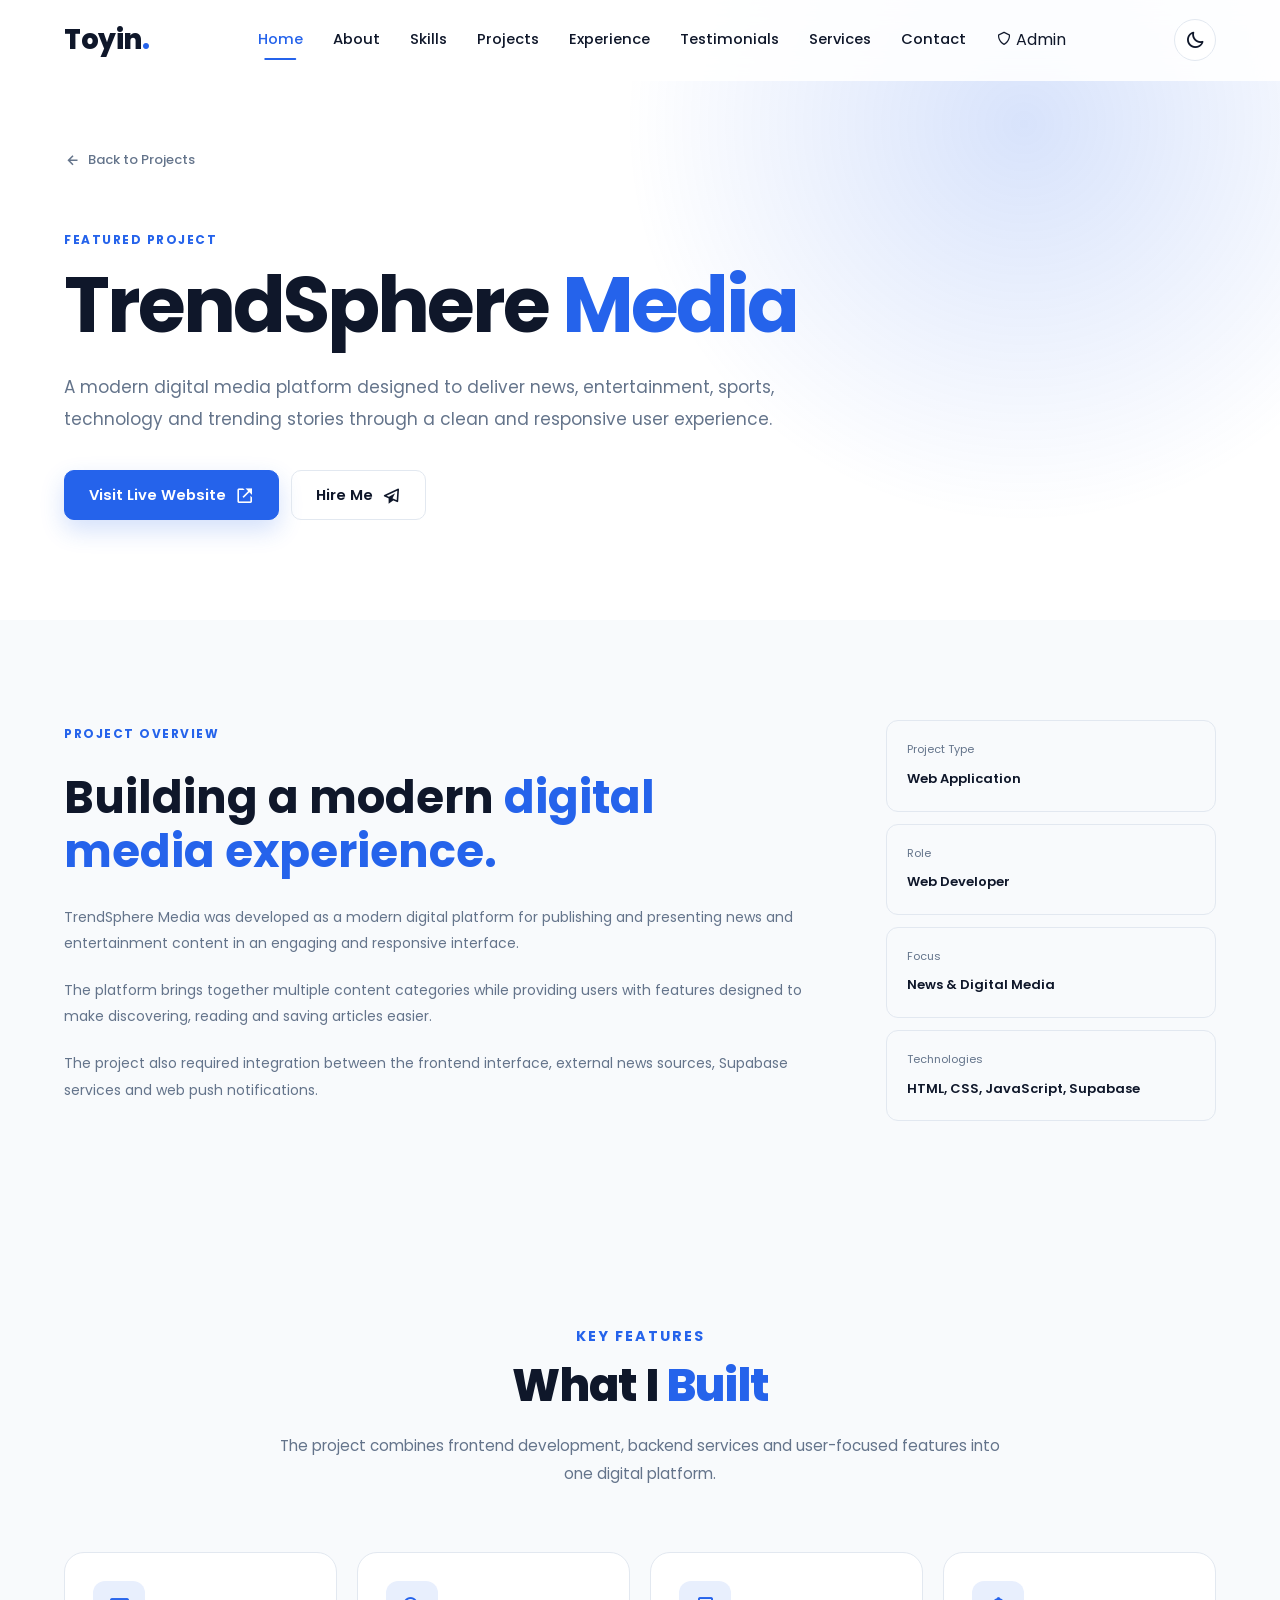
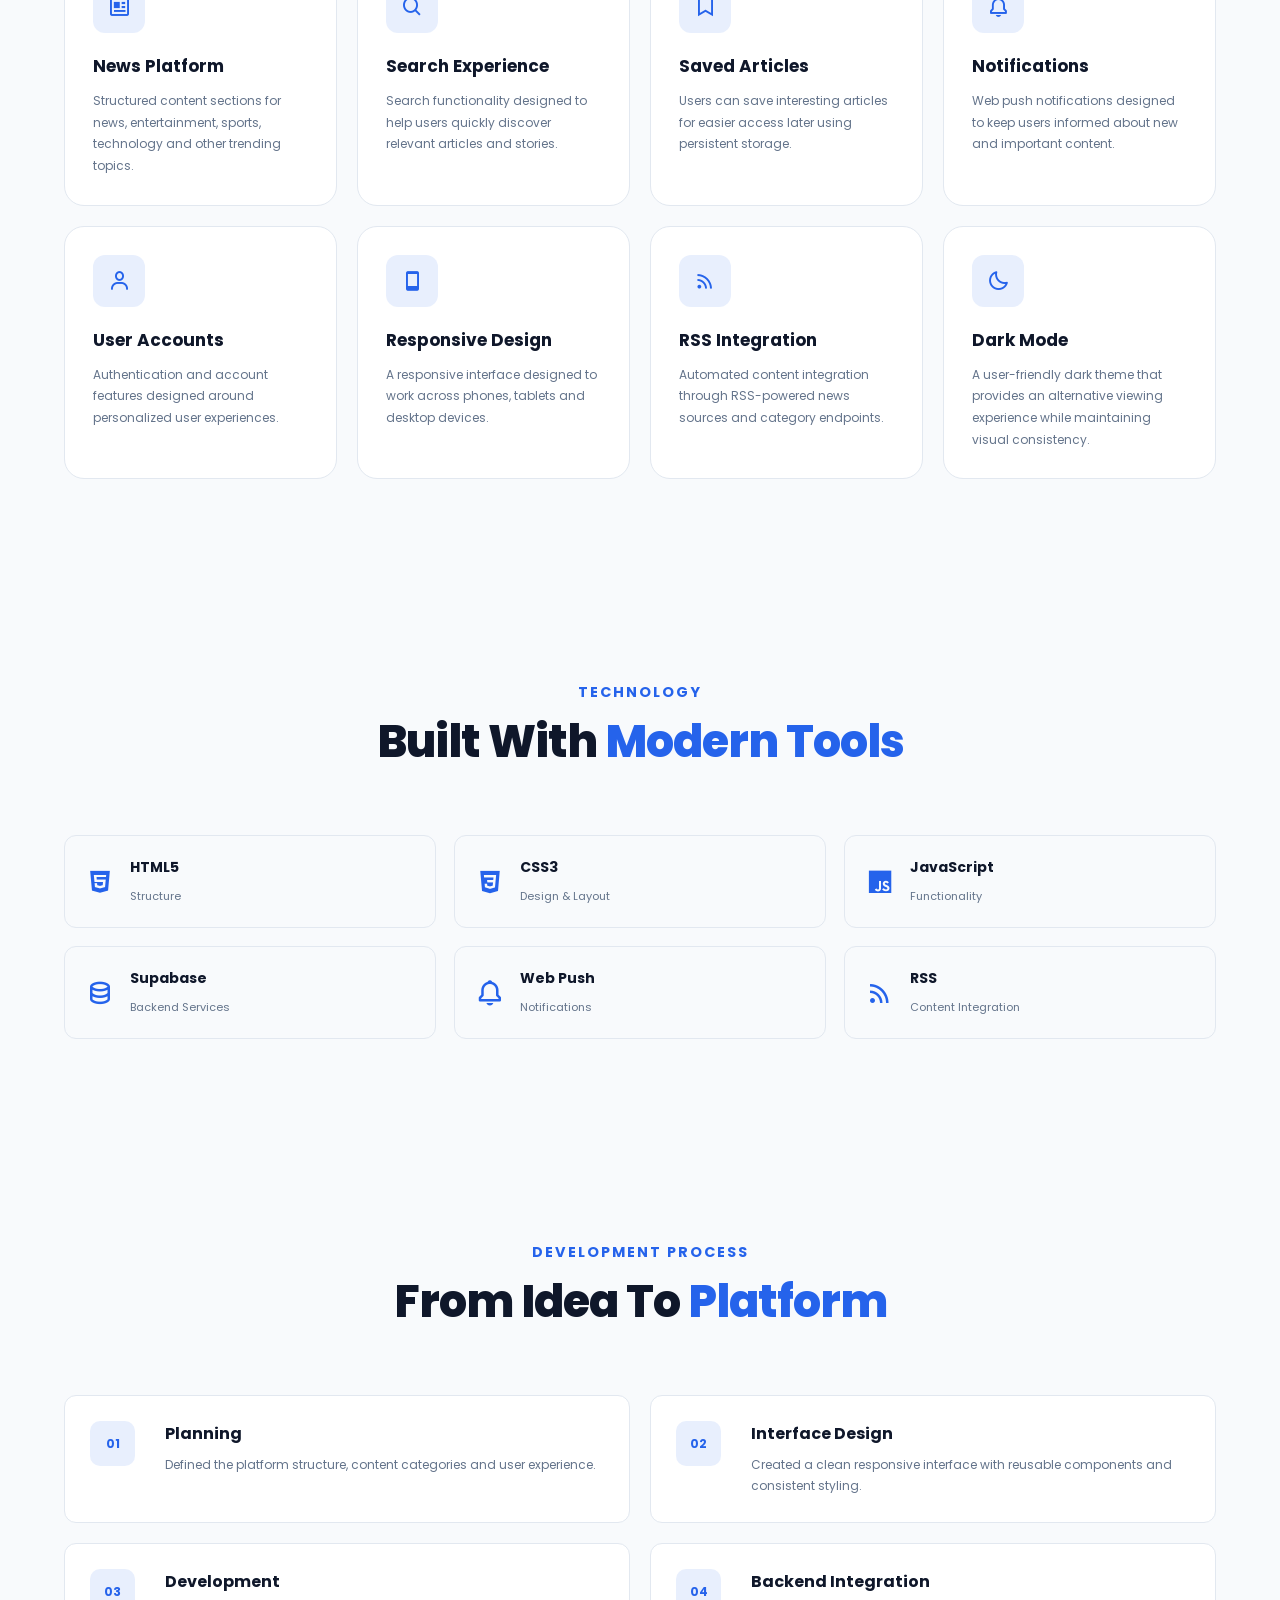
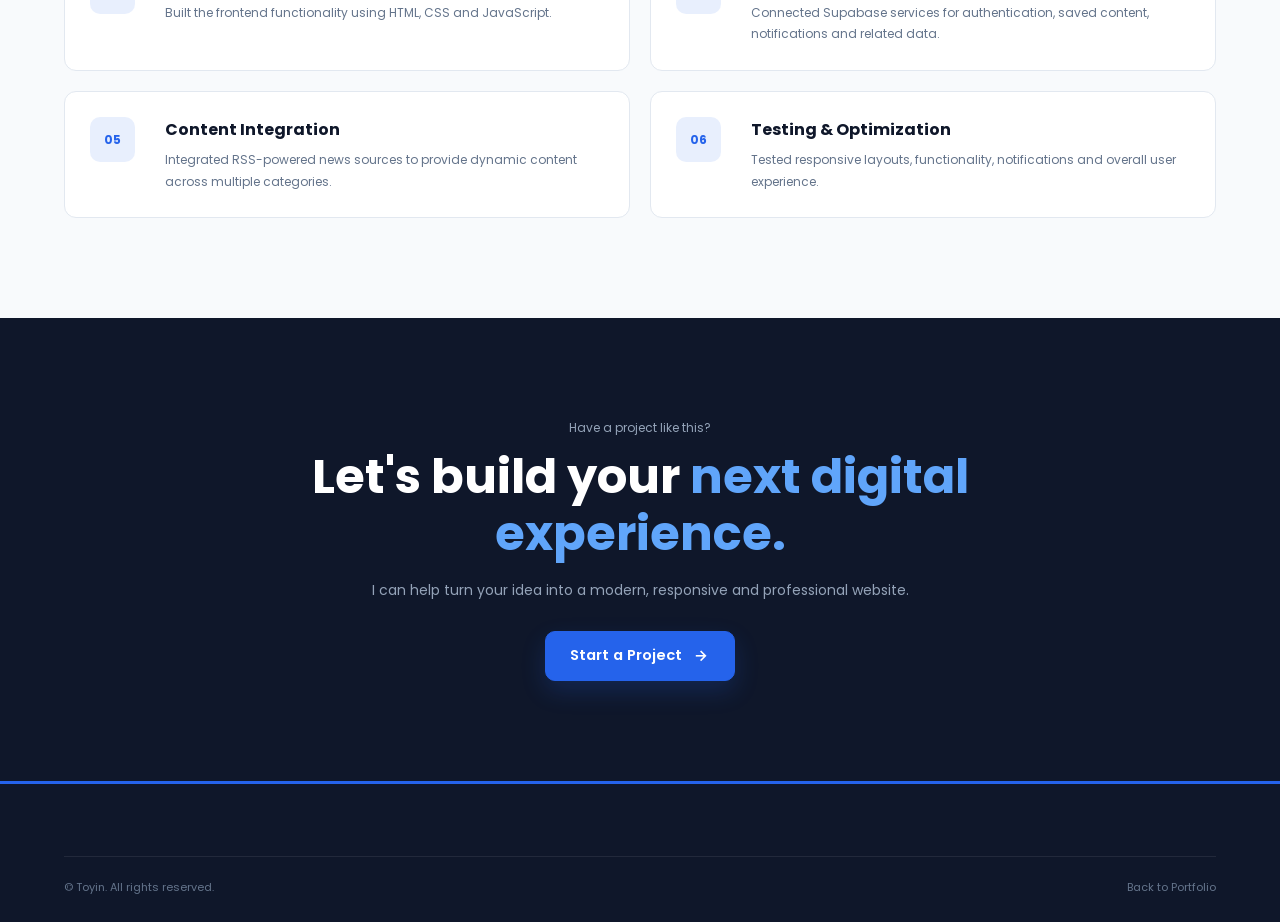
<file: project-trendsphere.html>
<!DOCTYPE html>
<html lang="en">

<head>

    <meta charset="UTF-8">

    <meta
        name="viewport"
        content="width=device-width, initial-scale=1.0"
    >

    <meta
        name="description"
        content="TrendSphere Media case study - a modern digital media platform developed by Toyin."
    >

    <meta
        name="author"
        content="Toyin"
    >

    <title>
        TrendSphere Media | Project Case Study | Toyin
    </title>

    <!-- Google Font -->
    <link
        rel="preconnect"
        href="https://fonts.googleapis.com"
    >

    <link
        rel="preconnect"
        href="https://fonts.gstatic.com"
        crossorigin
    >

    <link
        href="https://fonts.googleapis.com/css2?family=Poppins:wght@300;400;500;600;700&display=swap"
        rel="stylesheet"
    >

    <!-- Boxicons -->
    <link
        href="https://unpkg.com/boxicons@2.1.4/css/boxicons.min.css"
        rel="stylesheet"
    >

    <!-- Main Portfolio CSS -->
    <link
        rel="stylesheet"
        href="assets/CSS/style.css"
    >

</head>


<body>

    <!-- ==================================================
         HEADER
    ================================================== -->

  <header class="header" id="header">

    <div class="container nav-container">

        <!-- Logo -->
        <a href="#home" class="logo">
            Toyin<span>.</span>
        </a>


        <!-- Navigation -->
        <nav class="navbar" id="navbar">

            <a href="#home" class="nav-link active">
                Home
            </a>

            <a href="#about" class="nav-link">
                About
            </a>

            <a href="#skills" class="nav-link">
                Skills
            </a>
            <a href="#projects" class="nav-link">Projects</a>
            <a href="#experience" class="nav-link">Experience</a>
            <a href="#testimonials" class="nav-link">Testimonials</a>
            <a href="#services" class="nav-link">Services</a>
            <a href="#contact" class="nav-link">
                Contact
            </a>

            <a href="admin-login.html">
                <i class="bx bx-shield"></i>
                Admin
            </a>

        </nav>


        <!-- Header Actions -->
        <div class="header-actions">

            <!-- Theme Button -->
            <button
                class="theme-btn"
                id="theme-btn"
                aria-label="Toggle dark mode"
            >
                <i class="bx bx-moon"></i>
            </button>


            <!-- Mobile Menu Button -->
            <button
                class="menu-btn"
                id="menu-btn"
                aria-label="Open navigation menu"
            >
                <i class="bx bx-menu"></i>
            </button>
        </div>
    </div>
</header>


    <!-- ==================================================
         CASE STUDY
    ================================================== -->

    <main>

        <!-- Project Hero -->

        <section class="case-hero">

            <div class="container">

                <a
                    href="index.html#projects"
                    class="case-back"
                >
                    <i class="bx bx-left-arrow-alt"></i>
                    Back to Projects
                </a>


                <div class="case-hero-content">

                    <span class="case-label">
                        Featured Project
                    </span>


                    <h1>
                        TrendSphere
                        <span>Media</span>
                    </h1>


                    <p class="case-hero-description">

                        A modern digital media platform designed
                        to deliver news, entertainment, sports,
                        technology and trending stories through
                        a clean and responsive user experience.

                    </p>


                    <div class="case-hero-buttons">

                        <a
                            href="https://trendsphere.com"
                            target="_blank"
                            rel="noopener noreferrer"
                            class="btn btn-primary"
                        >
                            Visit Live Website
                            <i class="bx bx-link-external"></i>
                        </a>


                        <a
                            href="index.html#contact"
                            class="btn btn-outline"
                        >
                            Hire Me
                            <i class="bx bx-paper-plane"></i>
                        </a>

                    </div>

                </div>

            </div>

        </section>


        <!-- Project Overview -->

        <section class="case-section">

            <div class="container">

                <div class="case-grid">

                    <div class="case-main">

                        <span class="case-label">
                            Project Overview
                        </span>


                        <h2>
                            Building a modern
                            <span>digital media experience.</span>
                        </h2>


                        <p>

                            TrendSphere Media was developed as a
                            modern digital platform for publishing
                            and presenting news and entertainment
                            content in an engaging and responsive
                            interface.

                        </p>


                        <p>

                            The platform brings together multiple
                            content categories while providing users
                            with features designed to make discovering,
                            reading and saving articles easier.

                        </p>


                        <p>

                            The project also required integration
                            between the frontend interface, external
                            news sources, Supabase services and web
                            push notifications.

                        </p>

                    </div>


                    <aside class="case-sidebar">

                        <div class="case-info-card">

                            <span>
                                Project Type
                            </span>

                            <strong>
                                Web Application
                            </strong>

                        </div>


                        <div class="case-info-card">

                            <span>
                                Role
                            </span>

                            <strong>
                                Web Developer
                            </strong>

                        </div>


                        <div class="case-info-card">

                            <span>
                                Focus
                            </span>

                            <strong>
                                News & Digital Media
                            </strong>

                        </div>


                        <div class="case-info-card">

                            <span>
                                Technologies
                            </span>

                            <strong>
                                HTML, CSS, JavaScript, Supabase
                            </strong>

                        </div>

                    </aside>

                </div>

            </div>

        </section>


        <!-- Features -->

        <section class="case-section case-features">

            <div class="container">

                <div class="section-heading">

                    <span class="section-subtitle">
                        Key Features
                    </span>

                    <h2 class="section-title">
                        What I <span>Built</span>
                    </h2>

                    <p class="section-description">

                        The project combines frontend development,
                        backend services and user-focused features
                        into one digital platform.

                    </p>

                </div>


                <div class="case-features-grid">


                    <article class="case-feature-card">

                        <div class="case-feature-icon">
                            <i class="bx bx-news"></i>
                        </div>

                        <h3>
                            News Platform
                        </h3>

                        <p>

                            Structured content sections for news,
                            entertainment, sports, technology and
                            other trending topics.

                        </p>

                    </article>


                    <article class="case-feature-card">

                        <div class="case-feature-icon">
                            <i class="bx bx-search"></i>
                        </div>

                        <h3>
                            Search Experience
                        </h3>

                        <p>

                            Search functionality designed to help
                            users quickly discover relevant articles
                            and stories.

                        </p>

                    </article>


                    <article class="case-feature-card">

                        <div class="case-feature-icon">
                            <i class="bx bx-bookmark"></i>
                        </div>

                        <h3>
                            Saved Articles
                        </h3>

                        <p>

                            Users can save interesting articles for
                            easier access later using persistent
                            storage.

                        </p>

                    </article>


                    <article class="case-feature-card">

                        <div class="case-feature-icon">
                            <i class="bx bx-bell"></i>
                        </div>

                        <h3>
                            Notifications
                        </h3>

                        <p>

                            Web push notifications designed to keep
                            users informed about new and important
                            content.

                        </p>

                    </article>


                    <article class="case-feature-card">

                        <div class="case-feature-icon">
                            <i class="bx bx-user"></i>
                        </div>

                        <h3>
                            User Accounts
                        </h3>

                        <p>

                            Authentication and account features
                            designed around personalized user
                            experiences.

                        </p>

                    </article>


                    <article class="case-feature-card">

                        <div class="case-feature-icon">
                            <i class="bx bx-mobile"></i>
                        </div>

                        <h3>
                            Responsive Design
                        </h3>

                        <p>

                            A responsive interface designed to work
                            across phones, tablets and desktop
                            devices.

                        </p>

                    </article>


                    <article class="case-feature-card">

                        <div class="case-feature-icon">
                            <i class="bx bx-rss"></i>
                        </div>

                        <h3>
                            RSS Integration
                        </h3>

                        <p>

                            Automated content integration through
                            RSS-powered news sources and category
                            endpoints.

                        </p>

                    </article>


                    <article class="case-feature-card">

                        <div class="case-feature-icon">
                            <i class="bx bx-moon"></i>
                        </div>

                        <h3>
                            Dark Mode
                        </h3>

                        <p>

                            A user-friendly dark theme that provides
                            an alternative viewing experience while
                            maintaining visual consistency.

                        </p>

                    </article>


                </div>

            </div>

        </section>


        <!-- Technology Stack -->

        <section class="case-section">

            <div class="container">

                <div class="section-heading">

                    <span class="section-subtitle">
                        Technology
                    </span>

                    <h2 class="section-title">
                        Built With <span>Modern Tools</span>
                    </h2>

                </div>


                <div class="tech-stack">


                    <div class="tech-item">

                        <i class="bx bxl-html5"></i>

                        <div>
                            <strong>HTML5</strong>
                            <span>Structure</span>
                        </div>

                    </div>


                    <div class="tech-item">

                        <i class="bx bxl-css3"></i>

                        <div>
                            <strong>CSS3</strong>
                            <span>Design & Layout</span>
                        </div>

                    </div>


                    <div class="tech-item">

                        <i class="bx bxl-javascript"></i>

                        <div>
                            <strong>JavaScript</strong>
                            <span>Functionality</span>
                        </div>

                    </div>


                    <div class="tech-item">

                        <i class="bx bx-data"></i>

                        <div>
                            <strong>Supabase</strong>
                            <span>Backend Services</span>
                        </div>

                    </div>


                    <div class="tech-item">

                        <i class="bx bx-bell"></i>

                        <div>
                            <strong>Web Push</strong>
                            <span>Notifications</span>
                        </div>

                    </div>


                    <div class="tech-item">

                        <i class="bx bx-rss"></i>

                        <div>
                            <strong>RSS</strong>
                            <span>Content Integration</span>
                        </div>

                    </div>


                </div>

            </div>

        </section>


        <!-- Development Process -->

        <section class="case-section case-process">

            <div class="container">

                <div class="section-heading">

                    <span class="section-subtitle">
                        Development Process
                    </span>

                    <h2 class="section-title">
                        From Idea To <span>Platform</span>
                    </h2>

                </div>


                <div class="process-grid">


                    <div class="process-item">

                        <span>01</span>

                        <div>
                            <h3>
                                Planning
                            </h3>

                            <p>
                                Defined the platform structure,
                                content categories and user
                                experience.
                            </p>
                        </div>

                    </div>


                    <div class="process-item">

                        <span>02</span>

                        <div>
                            <h3>
                                Interface Design
                            </h3>

                            <p>
                                Created a clean responsive interface
                                with reusable components and
                                consistent styling.
                            </p>
                        </div>

                    </div>


                    <div class="process-item">

                        <span>03</span>

                        <div>
                            <h3>
                                Development
                            </h3>

                            <p>
                                Built the frontend functionality
                                using HTML, CSS and JavaScript.
                            </p>
                        </div>

                    </div>


                    <div class="process-item">

                        <span>04</span>

                        <div>
                            <h3>
                                Backend Integration
                            </h3>

                            <p>
                                Connected Supabase services for
                                authentication, saved content,
                                notifications and related data.
                            </p>
                        </div>

                    </div>


                    <div class="process-item">

                        <span>05</span>

                        <div>
                            <h3>
                                Content Integration
                            </h3>

                            <p>
                                Integrated RSS-powered news sources
                                to provide dynamic content across
                                multiple categories.
                            </p>
                        </div>

                    </div>


                    <div class="process-item">

                        <span>06</span>

                        <div>
                            <h3>
                                Testing & Optimization
                            </h3>

                            <p>
                                Tested responsive layouts,
                                functionality, notifications and
                                overall user experience.
                            </p>
                        </div>

                    </div>


                </div>

            </div>

        </section>


        <!-- Final CTA -->

        <section class="case-cta">

            <div class="container">

                <div class="case-cta-content">

                    <span>
                        Have a project like this?
                    </span>

                    <h2>
                        Let's build your
                        <span>next digital experience.</span>
                    </h2>

                    <p>
                        I can help turn your idea into a modern,
                        responsive and professional website.
                    </p>

                    <a
                        href="index.html#contact"
                        class="btn btn-primary"
                    >
                        Start a Project
                        <i class="bx bx-right-arrow-alt"></i>
                    </a>

                </div>

            </div>

        </section>

    </main>


    <!-- ==================================================
         FOOTER
    ================================================== -->

    <footer class="footer">

        <div class="container">

            <div class="footer-bottom">

                <p>
                    &copy;
                    <span id="current-year"></span>
                    Toyin. All rights reserved.
                </p>

                <a href="index.html">
                    Back to Portfolio
                </a>

            </div>

        </div>

    </footer>


    <!-- JavaScript -->

    <script src="assets/JavaScript/script.js"></script>

</body>

</html>
</file>
<file: assets/CSS/style.css>
/*==================================================
    TOYIN PORTFOLIO
    MAIN STYLESHEET
==================================================*/


/*==================================================
    ROOT VARIABLES
==================================================*/

:root {

    /* Colors */
    --primary-color: #2563eb;
    --primary-dark: #1d4ed8;
    --secondary-color: #0f172a;

    --background-color: #ffffff;
    --section-color: #f8fafc;

    --text-color: #0f172a;
    --text-light: #64748b;

    --border-color: #e2e8f0;

    /* Fonts */
    --body-font: "Poppins", sans-serif;

    /* Transitions */
    --transition: 0.3s ease;

    /* Container */
    --container-width: 1200px;

    /* Border radius */
    --radius-small: 8px;
    --radius-medium: 12px;
    --radius-large: 20px;
}


/*==================================================
    RESET
==================================================*/

* {
    margin: 0;
    padding: 0;
    box-sizing: border-box;
}


html {
    scroll-behavior: smooth;
}


body {
    font-family: var(--body-font);
    background: var(--background-color);
    color: var(--text-color);
    line-height: 1.6;
}


a {
    text-decoration: none;
    color: inherit;
}


ul {
    list-style: none;
}


img {
    max-width: 100%;
    display: block;
}


button,
input,
textarea {
    font-family: inherit;
}


/*==================================================
    GLOBAL CONTAINER
==================================================*/

.container {
    width: 90%;
    max-width: var(--container-width);
    margin: 0 auto;
}












/*==================================================
    HEADER / NAVIGATION
==================================================*/

.header {
    position: fixed;
    top: 0;
    left: 0;
    width: 100%;
    z-index: 1000;

    background: rgba(255, 255, 255, 0.88);
    backdrop-filter: blur(14px);
    -webkit-backdrop-filter: blur(14px);

    border-bottom: 1px solid transparent;

    transition:
        background var(--transition),
        border-color var(--transition),
        box-shadow var(--transition);
}

/* Header when page is scrolled */
.header.scrolled {
    background: rgba(255, 255, 255, 0.96);
    border-color: var(--border-color);
    box-shadow: 0 8px 30px rgba(15, 23, 42, 0.06);
}

/* Navigation Container */
.nav-container {
    min-height: 80px;

    display: flex;
    align-items: center;
    justify-content: space-between;

    gap: 30px;
}

/*==================================================
    LOGO
==================================================*/

.logo {
    display: inline-flex;
    align-items: center;

    font-size: 1.7rem;
    font-weight: 800;
    letter-spacing: -0.5px;

    color: var(--secondary-color);

    transition: var(--transition);
}

.logo span {
    color: var(--primary-color);
}

.logo:hover {
    transform: translateY(-1px);
}

/*==================================================
    NAVBAR
==================================================*/

.navbar {
    display: flex;
    align-items: center;
    justify-content: center;

    gap: 30px;
}

.nav-link {
    position: relative;

    color: var(--text-color);

    font-size: 0.92rem;
    font-weight: 500;

    padding: 8px 0;

    transition:
        color var(--transition),
        transform var(--transition);
}

.nav-link::after {
    content: "";

    position: absolute;
    left: 50%;
    bottom: 0;

    width: 0;
    height: 2px;

    background: var(--primary-color);
    border-radius: 10px;

    transform: translateX(-50%);

    transition: width var(--transition);
}

.nav-link:hover {
    color: var(--primary-color);
}

.nav-link:hover::after,
.nav-link.active::after {
    width: 70%;
}

.nav-link.active {
    color: var(--primary-color);
}

/*==================================================
    HEADER ACTIONS
==================================================*/

.header-actions {
    display: flex;
    align-items: center;
    gap: 10px;
}

/* Theme + Menu buttons */
.theme-btn,
.menu-btn {
    width: 42px;
    height: 42px;

    display: inline-flex;
    align-items: center;
    justify-content: center;

    border: 1px solid var(--border-color);
    border-radius: 50%;

    background: var(--background-color);
    color: var(--text-color);

    cursor: pointer;

    font-size: 1.25rem;

    transition:
        background var(--transition),
        color var(--transition),
        border-color var(--transition),
        transform var(--transition);
}

.theme-btn:hover,
.menu-btn:hover {
    background: var(--primary-color);
    color: #ffffff;
    border-color: var(--primary-color);

    transform: translateY(-2px);
}

/* Menu hidden on desktop */
.menu-btn {
    display: none;
}

/*==================================================
    RESPONSIVE NAVIGATION
==================================================*/

@media screen and (max-width: 900px) {

    .navbar {
        position: fixed;

        top: 80px;
        left: 0;

        width: 100%;

        padding: 25px;

        flex-direction: column;
        align-items: flex-start;

        gap: 8px;

        background: rgba(255, 255, 255, 0.98);
        backdrop-filter: blur(14px);
        -webkit-backdrop-filter: blur(14px);

        border-bottom: 1px solid var(--border-color);

        box-shadow: 0 15px 30px rgba(15, 23, 42, 0.08);

        transform: translateY(-130%);
        opacity: 0;
        visibility: hidden;

        transition:
            transform 0.35s ease,
            opacity 0.35s ease,
            visibility 0.35s ease;
    }

    .navbar.active {
        transform: translateY(0);
        opacity: 1;
        visibility: visible;
    }

    .nav-link {
        width: 100%;
        padding: 12px 5px;

        font-size: 1rem;
    }

    .nav-link::after {
        left: 0;
        transform: none;
    }

    .nav-link:hover::after,
    .nav-link.active::after {
        width: 35px;
    }

    .menu-btn {
        display: inline-flex;
    }
}

/*==================================================
    SMALL MOBILE DEVICES
==================================================*/

@media screen and (max-width: 480px) {

    .nav-container {
        min-height: 72px;
    }

    .navbar {
        top: 72px;
    }

    .logo {
        font-size: 1.5rem;
    }

    .theme-btn,
    .menu-btn {
        width: 38px;
        height: 38px;
        font-size: 1.15rem;
    }
}















/*==================================================
    HERO SECTION
==================================================*/

.hero {
    min-height: 100vh;

    display: flex;
    align-items: center;

    padding: 140px 0 80px;

    overflow: hidden;

    background:
        radial-gradient(
            circle at 85% 30%,
            rgba(37, 99, 235, 0.08),
            transparent 30%
        ),
        var(--background-color);
}

.hero-container {
    display: grid;

    grid-template-columns:
        1.15fr
        0.85fr;

    align-items: center;

    gap: 70px;
}


/*==================================================
    HERO CONTENT
==================================================*/

.hero-content {
    max-width: 700px;
}

.hero-greeting {
    margin-bottom: 10px;

    color: var(--primary-color);

    font-size: 1rem;
    font-weight: 600;

    letter-spacing: 1px;
}

.hero-title {
    margin-bottom: 5px;

    font-size: clamp(3.5rem, 8vw, 6rem);

    line-height: 1;

    font-weight: 800;

    letter-spacing: -3px;

    color: var(--secondary-color);
}

.hero-title span {
    color: var(--primary-color);
}

.hero-subtitle {
    margin-bottom: 22px;

    font-size: clamp(1.5rem, 3vw, 2.3rem);

    line-height: 1.3;

    font-weight: 600;

    color: var(--text-color);
}

.hero-description {
    max-width: 620px;

    margin-bottom: 32px;

    color: var(--text-light);

    font-size: 1rem;

    line-height: 1.9;
}


/*==================================================
    HERO BUTTONS
==================================================*/

.hero-buttons {
    display: flex;

    align-items: center;

    gap: 15px;

    margin-bottom: 35px;
}

.btn {
    display: inline-flex;

    align-items: center;
    justify-content: center;

    gap: 9px;

    min-height: 50px;

    padding: 0 24px;

    border-radius: 10px;

    font-size: 0.92rem;

    font-weight: 600;

    cursor: pointer;

    transition:
        transform var(--transition),
        background var(--transition),
        color var(--transition),
        border-color var(--transition),
        box-shadow var(--transition);
}

.btn i {
    font-size: 1.2rem;
}

.btn-primary {
    background: var(--primary-color);

    color: #ffffff;

    border: 1px solid var(--primary-color);

    box-shadow:
        0 10px 25px rgba(37, 99, 235, 0.20);
}

.btn-primary:hover {
    background: var(--primary-dark);

    border-color: var(--primary-dark);

    transform: translateY(-3px);

    box-shadow:
        0 15px 30px rgba(37, 99, 235, 0.25);
}

.btn-outline {
    background: transparent;

    color: var(--text-color);

    border: 1px solid var(--border-color);
}

.btn-outline:hover {
    background: var(--text-color);

    color: var(--background-color);

    border-color: var(--text-color);

    transform: translateY(-3px);
}


/*==================================================
    HERO SOCIALS
==================================================*/

.hero-socials {
    display: flex;

    align-items: center;

    gap: 12px;
}

.hero-socials span {
    margin-right: 5px;

    color: var(--text-light);

    font-size: 0.85rem;

    font-weight: 500;
}

.hero-socials a {
    width: 38px;
    height: 38px;

    display: inline-flex;

    align-items: center;
    justify-content: center;

    border: 1px solid var(--border-color);

    border-radius: 50%;

    color: var(--text-color);

    background: var(--background-color);

    font-size: 1.15rem;

    transition: var(--transition);
}

.hero-socials a:hover {
    color: #ffffff;

    background: var(--primary-color);

    border-color: var(--primary-color);

    transform: translateY(-3px);
}


/*==================================================
    HERO VISUAL
==================================================*/

.hero-visual {
    position: relative;

    min-height: 500px;

    display: flex;

    align-items: center;
    justify-content: center;
}

.hero-image-wrapper {
    position: relative;

    width: 380px;
    height: 380px;

    display: flex;

    align-items: center;
    justify-content: center;
}


/*==================================================
    HERO GLOW
==================================================*/

.hero-glow {
    position: absolute;

    width: 100%;
    height: 100%;

    border-radius: 50%;

    background:
        radial-gradient(
            circle,
            rgba(37, 99, 235, 0.20),
            transparent 68%
        );

    filter: blur(15px);

    animation: heroGlow 4s ease-in-out infinite;
}

@keyframes heroGlow {

    0%,
    100% {
        transform: scale(0.95);
    }

    50% {
        transform: scale(1.08);
    }
}


/*==================================================
    IMAGE PLACEHOLDER
==================================================*/

.hero-image-placeholder {
    position: relative;

    z-index: 2;

    width: 300px;
    height: 300px;

    display: flex;

    flex-direction: column;

    align-items: center;
    justify-content: center;

    gap: 10px;

    border-radius: 50%;

    background:
        linear-gradient(
            145deg,
            #eff6ff,
            #dbeafe
        );

    border: 8px solid var(--background-color);

    box-shadow:
        0 25px 60px rgba(15, 23, 42, 0.15);

    color: var(--primary-color);
}


.hero-image-placeholder img {
    width: 300px;
    height: 300px;
    object-fit: cover;
    border-radius: 50%;
    background: blue;
    box-shadow:
        0 10px 25px rgba(15, 23, 42, 0.15);
    z-index: 999;
}







/*==================================================
    FLOATING CARD
==================================================*/

.hero-floating-card {
    position: absolute;

    right: 0;
    bottom: 60px;

    z-index: 5;

    display: flex;

    align-items: center;

    gap: 12px;

    padding: 15px 18px;

    border: 1px solid var(--border-color);

    border-radius: 14px;

    background: rgba(255, 255, 255, 0.92);

    backdrop-filter: blur(12px);

    box-shadow:
        0 20px 45px rgba(15, 23, 42, 0.12);

    animation:
        floatingCard 4s ease-in-out infinite;
}

@keyframes floatingCard {

    0%,
    100% {
        transform: translateY(0);
    }

    50% {
        transform: translateY(-10px);
    }
}

.floating-icon {
    width: 40px;
    height: 40px;

    display: flex;

    align-items: center;
    justify-content: center;

    border-radius: 50%;

    background: #dcfce7;

    color: #16a34a;

    font-size: 1.2rem;
}

.hero-floating-card strong {
    display: block;

    margin-bottom: 2px;

    color: var(--text-color);

    font-size: 0.82rem;
}

.hero-floating-card small {
    display: block;

    color: var(--text-light);

    font-size: 0.7rem;
}


/*==================================================
    HERO RESPONSIVE
==================================================*/

@media screen and (max-width: 900px) {

    .hero {
        padding-top: 120px;
    }

    .hero-container {
        grid-template-columns: 1fr;

        text-align: center;

        gap: 50px;
    }

    .hero-content {
        margin: 0 auto;
    }

    .hero-description {
        margin-left: auto;
        margin-right: auto;
    }

    .hero-buttons {
        justify-content: center;
    }

    .hero-socials {
        justify-content: center;
    }

    .hero-visual {
        min-height: 420px;
    }

    .hero-image-wrapper {
        width: 320px;
        height: 320px;
    }

    .hero-image-placeholder {
        width: 260px;
        height: 260px;
    }

    .hero-image-placeholder i {
        font-size: 4rem;
    }

    .hero-floating-card {
        right: 8%;
        bottom: 25px;
    }
}


/*==================================================
    SMALL MOBILE
==================================================*/

@media screen and (max-width: 480px) {

    .hero {
        padding-top: 110px;
        padding-bottom: 60px;
    }

    .hero-title {
        font-size: 3.4rem;

        letter-spacing: -2px;
    }

    .hero-subtitle {
        font-size: 1.35rem;
    }

    .hero-description {
        font-size: 0.9rem;

        line-height: 1.8;
    }

    .hero-buttons {
        flex-direction: column;

        width: 100%;
    }

    .btn {
        width: 100%;
    }

    .hero-visual {
        min-height: 350px;
    }

    .hero-image-wrapper {
        width: 280px;
        height: 280px;
    }

    .hero-image-placeholder {
        width: 230px;
        height: 230px;
    }

    .hero-image-placeholder i {
        font-size: 3.5rem;
    }

    .hero-floating-card {
        right: 0;

        padding: 12px;

        transform: scale(0.9);
    }

    .hero-socials span {
        display: none;
    }
}













/*==================================================
    GLOBAL SECTION STYLES
==================================================*/

.section {
    padding: 100px 0;
}

.section-heading {
    max-width: 750px;

    margin: 0 auto 65px;

    text-align: center;
}

.section-subtitle {
    display: inline-block;

    margin-bottom: 10px;

    color: var(--primary-color);

    font-size: 0.9rem;

    font-weight: 700;

    text-transform: uppercase;

    letter-spacing: 2px;
}

.section-title {
    margin-bottom: 18px;

    color: var(--text-color);

    font-size: clamp(2rem, 4vw, 2.8rem);

    line-height: 1.25;

    font-weight: 800;

    letter-spacing: -1px;
}

.section-title span {
    color: var(--primary-color);
}

.section-description {
    color: var(--text-light);

    font-size: 0.95rem;

    line-height: 1.8;
}


/*==================================================
    ABOUT SECTION
==================================================*/

.about {
    position: relative;

    background: var(--section-color);

    overflow: hidden;
}

.about-container {
    display: grid;

    grid-template-columns: 0.9fr 1.1fr;

    align-items: center;

    gap: 80px;
}


/*==================================================
    ABOUT VISUAL
==================================================*/

.about-visual {
    position: relative;

    min-height: 430px;

    display: flex;

    align-items: center;
    justify-content: center;
}

.about-card {
    position: relative;

    z-index: 3;

    width: 310px;

    padding: 45px 35px;

    text-align: center;

    background: var(--background-color);

    border: 1px solid var(--border-color);

    border-radius: 24px;

    box-shadow:
        0 25px 60px rgba(15, 23, 42, 0.10);

    transition:
        transform var(--transition),
        box-shadow var(--transition);
}

.about-card:hover {
    transform: translateY(-8px);

    box-shadow:
        0 30px 70px rgba(15, 23, 42, 0.15);
}

.about-card-icon {
    width: 80px;
    height: 80px;

    display: flex;

    align-items: center;
    justify-content: center;

    margin: 0 auto 25px;

    border-radius: 20px;

    background: rgba(37, 99, 235, 0.10);

    color: var(--primary-color);

    font-size: 2.5rem;
}

.about-card h3 {
    margin-bottom: 12px;

    color: var(--text-color);

    font-size: 1.2rem;

    font-weight: 700;
}

.about-card p {
    color: var(--text-light);

    font-size: 0.88rem;

    line-height: 1.8;
}


/*==================================================
    ABOUT DECORATIONS
==================================================*/

.about-decoration {
    position: absolute;

    border-radius: 50%;
}

.about-decoration-one {
    width: 180px;
    height: 180px;

    top: 25px;
    left: 15px;

    border: 2px dashed rgba(37, 99, 235, 0.25);

    animation:
        aboutRotate 15s linear infinite;
}

.about-decoration-two {
    width: 120px;
    height: 120px;

    right: 20px;
    bottom: 25px;

    background:
        radial-gradient(
            circle,
            rgba(37, 99, 235, 0.15),
            transparent 70%
        );

    animation:
        aboutFloat 4s ease-in-out infinite;
}

@keyframes aboutRotate {

    from {
        transform: rotate(0deg);
    }

    to {
        transform: rotate(360deg);
    }
}

@keyframes aboutFloat {

    0%,
    100% {
        transform: translateY(0);
    }

    50% {
        transform: translateY(-12px);
    }
}


/*==================================================
    ABOUT CONTENT
==================================================*/

.about-content {
    max-width: 650px;
}

.about-label {
    display: inline-block;

    margin-bottom: 12px;

    color: var(--primary-color);

    font-size: 0.85rem;

    font-weight: 700;

    text-transform: uppercase;

    letter-spacing: 1.5px;
}

.about-content h3 {
    margin-bottom: 22px;

    color: var(--text-color);

    font-size: clamp(1.7rem, 3vw, 2.3rem);

    line-height: 1.35;

    font-weight: 700;
}

.about-content h3 span {
    color: var(--primary-color);
}

.about-content > p {
    margin-bottom: 16px;

    color: var(--text-light);

    font-size: 0.93rem;

    line-height: 1.9;
}


/*==================================================
    ABOUT HIGHLIGHTS
==================================================*/

.about-highlights {
    display: grid;

    gap: 14px;

    margin: 30px 0;
}

.about-highlight {
    display: flex;

    align-items: flex-start;

    gap: 12px;
}

.about-highlight > i {
    margin-top: 2px;

    color: var(--primary-color);

    font-size: 1.3rem;
}

.about-highlight strong {
    display: block;

    margin-bottom: 2px;

    color: var(--text-color);

    font-size: 0.88rem;
}

.about-highlight span {
    display: block;

    color: var(--text-light);

    font-size: 0.78rem;
}

.about-btn {
    margin-top: 5px;
}


/*==================================================
    ABOUT RESPONSIVE
==================================================*/

@media screen and (max-width: 900px) {

    .section {
        padding: 80px 0;
    }

    .about-container {
        grid-template-columns: 1fr;

        gap: 50px;
    }

    .about-visual {
        min-height: 380px;
    }

    .about-content {
        max-width: 700px;

        margin: 0 auto;

        text-align: center;
    }

    .about-highlights {
        text-align: left;

        max-width: 500px;

        margin-left: auto;
        margin-right: auto;
    }

    .about-btn {
        display: inline-flex;
    }
}


/*==================================================
    SMALL MOBILE
==================================================*/

@media screen and (max-width: 480px) {

    .section {
        padding: 70px 0;
    }

    .section-heading {
        margin-bottom: 45px;
    }

    .section-title {
        font-size: 1.85rem;
    }

    .section-description {
        font-size: 0.88rem;
    }

    .about-visual {
        min-height: 320px;
    }

    .about-card {
        width: 270px;

        padding: 35px 25px;
    }

    .about-card-icon {
        width: 65px;
        height: 65px;

        font-size: 2rem;
    }

    .about-decoration-one {
        width: 150px;
        height: 150px;
    }

    .about-decoration-two {
        width: 90px;
        height: 90px;
    }

    .about-content h3 {
        font-size: 1.55rem;
    }

    .about-content > p {
        font-size: 0.87rem;
    }
}











/* ==================================================
   SKILLS SECTION
================================================== */

.skills {
    background: var(--background-color);
}


/* Skills Grid */

.skills-container {
    display: grid;
    grid-template-columns: repeat(2, 1fr);
    gap: 25px;
    margin-top: 50px;
}


/* Skill Card */

.skill-card {
    position: relative;
    padding: 32px;
    background: var(--section-color);
    border: 1px solid var(--border-color);
    border-radius: var(--radius-large);
    overflow: hidden;
    transition: var(--transition);
}


.skill-card::before {
    content: "";
    position: absolute;
    top: 0;
    left: 0;
    width: 4px;
    height: 0;
    background: var(--primary-color);
    transition: 0.4s ease;
}


.skill-card:hover {
    transform: translateY(-8px);
    border-color: var(--primary-color);
    box-shadow: 0 20px 40px rgba(15, 23, 42, 0.08);
}


.skill-card:hover::before {
    height: 100%;
}


/* Skill Card Header */

.skill-card-header {
    display: flex;
    align-items: center;
    gap: 18px;
    margin-bottom: 20px;
}


/* Skill Icon */

.skill-icon {
    width: 58px;
    height: 58px;
    flex-shrink: 0;

    display: flex;
    align-items: center;
    justify-content: center;

    background: rgba(37, 99, 235, 0.1);
    color: var(--primary-color);

    border-radius: var(--radius-medium);

    font-size: 27px;

    transition: var(--transition);
}


.skill-card:hover .skill-icon {
    background: var(--primary-color);
    color: #ffffff;
    transform: rotate(-5deg);
}


/* Skill Number */

.skill-number {
    display: block;
    margin-bottom: 3px;

    color: var(--primary-color);

    font-size: 12px;
    font-weight: 700;
    letter-spacing: 1px;
}


.skill-card h3 {
    color: var(--text-color);
    font-size: 20px;
    font-weight: 600;
}


/* Skill Description */

.skill-card > p {
    margin-bottom: 22px;

    color: var(--text-light);

    font-size: 14px;
    line-height: 1.8;
}


/* Skill Tags */

.skill-tags {
    display: flex;
    flex-wrap: wrap;
    gap: 9px;
}


.skill-tags span {
    display: inline-flex;
    align-items: center;

    padding: 7px 12px;

    background: var(--background-color);
    border: 1px solid var(--border-color);
    border-radius: 50px;

    color: var(--text-color);

    font-size: 12px;
    font-weight: 500;

    transition: var(--transition);
}


.skill-tags span:hover {
    background: var(--primary-color);
    border-color: var(--primary-color);
    color: #ffffff;
    transform: translateY(-2px);
}


/* ==================================================
   SKILLS RESPONSIVE
================================================== */

@media screen and (max-width: 900px) {

    .skills-container {
        grid-template-columns: 1fr;
        gap: 20px;
    }

    .skill-card {
        padding: 28px;
    }

}


@media screen and (max-width: 480px) {

    .skills-container {
        margin-top: 35px;
    }

    .skill-card {
        padding: 24px 20px;
        border-radius: var(--radius-medium);
    }

    .skill-card-header {
        gap: 14px;
    }

    .skill-icon {
        width: 50px;
        height: 50px;
        font-size: 23px;
    }

    .skill-card h3 {
        font-size: 17px;
    }

    .skill-card > p {
        font-size: 13px;
    }

    .skill-tags {
        gap: 7px;
    }

    .skill-tags span {
        padding: 6px 10px;
        font-size: 11px;
    }

}













/* ==================================================
   SERVICES SECTION
================================================== */

.services {
    background: var(--section-color);
}


/* Services Grid */

.services-container {
    display: grid;
    grid-template-columns: repeat(3, 1fr);
    gap: 24px;
    margin-top: 50px;
}


/* Service Card */

.service-card {
    position: relative;
    padding: 30px;

    background: var(--background-color);
    border: 1px solid var(--border-color);
    border-radius: var(--radius-large);

    overflow: hidden;

    transition: var(--transition);
}


.service-card::after {
    content: "";

    position: absolute;
    left: 0;
    bottom: 0;

    width: 100%;
    height: 3px;

    background: var(--primary-color);

    transform: scaleX(0);
    transform-origin: left;

    transition: 0.4s ease;
}


.service-card:hover {
    transform: translateY(-8px);

    border-color: var(--primary-color);

    box-shadow:
        0 20px 45px rgba(15, 23, 42, 0.09);
}


.service-card:hover::after {
    transform: scaleX(1);
}


/* Service Top */

.service-top {
    display: flex;
    align-items: center;
    justify-content: space-between;

    margin-bottom: 25px;
}


/* Service Number */

.service-number {
    color: var(--primary-color);

    font-size: 13px;
    font-weight: 700;

    letter-spacing: 1px;
}


/* Service Icon */

.service-icon {
    width: 58px;
    height: 58px;

    display: flex;
    align-items: center;
    justify-content: center;

    background: rgba(37, 99, 235, 0.1);

    color: var(--primary-color);

    border-radius: var(--radius-medium);

    font-size: 26px;

    transition: var(--transition);
}


.service-card:hover .service-icon {
    background: var(--primary-color);
    color: #ffffff;

    transform: rotate(-5deg);
}


/* Service Title */

.service-card h3 {
    margin-bottom: 14px;

    color: var(--text-color);

    font-size: 20px;
    font-weight: 600;
}


/* Service Description */

.service-card p {
    margin-bottom: 25px;

    color: var(--text-light);

    font-size: 14px;
    line-height: 1.8;
}


/* Service Link */

.service-link {
    display: inline-flex;
    align-items: center;
    gap: 7px;

    color: var(--primary-color);

    font-size: 13px;
    font-weight: 600;

    transition: var(--transition);
}


.service-link i {
    font-size: 18px;

    transition: var(--transition);
}


.service-link:hover {
    color: var(--primary-dark);
}


.service-link:hover i {
    transform: translateX(5px);
}


/* ==================================================
   SERVICES CTA
================================================== */

.services-cta {
    margin-top: 50px;
    padding: 32px 35px;

    display: flex;
    align-items: center;
    justify-content: space-between;
    gap: 30px;

    background: var(--secondary-color);

    border-radius: var(--radius-large);

    color: #ffffff;
}


.services-cta > div {
    max-width: 650px;
}


.services-cta span {
    display: block;

    margin-bottom: 5px;

    color: #94a3b8;

    font-size: 13px;
}


.services-cta h3 {
    color: #ffffff;

    font-size: 23px;
    font-weight: 600;
}


.services-cta h3 span {
    display: inline;

    color: #60a5fa;

    font-size: inherit;
}


/* ==================================================
   SERVICES RESPONSIVE
================================================== */

@media screen and (max-width: 1000px) {

    .services-container {
        grid-template-columns: repeat(2, 1fr);
    }

}


@media screen and (max-width: 700px) {

    .services-container {
        grid-template-columns: 1fr;
        gap: 20px;
    }

    .service-card {
        padding: 27px;
    }

    .services-cta {
        flex-direction: column;
        align-items: flex-start;

        padding: 28px;
    }

    .services-cta h3 {
        font-size: 20px;
    }

}


@media screen and (max-width: 480px) {

    .services-container {
        margin-top: 35px;
    }

    .service-card {
        padding: 23px 20px;
        border-radius: var(--radius-medium);
    }

    .service-icon {
        width: 50px;
        height: 50px;

        font-size: 23px;
    }

    .service-card h3 {
        font-size: 18px;
    }

    .service-card p {
        font-size: 13px;
    }

    .services-cta {
        margin-top: 35px;
        padding: 24px 20px;
        border-radius: var(--radius-medium);
    }

    .services-cta h3 {
        font-size: 18px;
    }

}




/* ==================================================
   PROJECTS SECTION
================================================== */

.projects {
    background: var(--background-color);
}


/* Project Filters */

.projects-filters {
    display: flex;
    justify-content: center;
    align-items: center;
    flex-wrap: wrap;
    gap: 10px;
    margin-top: 40px;
    margin-bottom: 40px;
}

.project-filter {
    padding: 9px 18px;

    background: transparent;
    color: var(--text-light);

    border: 1px solid var(--border-color);
    border-radius: 50px;

    font-size: 13px;
    font-weight: 500;

    cursor: pointer;

    transition: var(--transition);
}

.project-filter:hover,
.project-filter.active {
    background: var(--primary-color);
    border-color: var(--primary-color);
    color: #ffffff;
}


/* Projects Grid */

.projects-container {
    display: grid;
    grid-template-columns: repeat(3, 1fr);
    gap: 25px;
}


/* Project Card */

.project-card {
    background: var(--section-color);
    border: 1px solid var(--border-color);
    border-radius: var(--radius-large);

    overflow: hidden;

    transition: var(--transition);
}

.project-card:hover {
    transform: translateY(-8px);

    border-color: var(--primary-color);

    box-shadow:
        0 20px 45px rgba(15, 23, 42, 0.09);
}


/* Project Image */

.project-image {
    position: relative;
    height: 220px;

    overflow: hidden;

    background: var(--secondary-color);
}


/* Placeholder */

.project-placeholder {
    width: 100%;
    height: 100%;

    display: flex;
    flex-direction: column;
    align-items: center;
    justify-content: center;

    gap: 12px;

    background:
        linear-gradient(
            135deg,
            #0f172a,
            #1e3a8a
        );

    color: #ffffff;

    transition: var(--transition);
}

.project-placeholder i {
    font-size: 50px;
}

.project-placeholder span {
    font-size: 15px;
    font-weight: 600;
    letter-spacing: 0.3px;
}


.project-card:hover .project-placeholder {
    transform: scale(1.05);
}


/* TrendSphere Placeholder */

.trendsphere-placeholder {
    background:
        linear-gradient(
            135deg,
            #0f172a,
            #2563eb
        );
}


/* Project Badge */

.project-badge {
    position: absolute;

    top: 15px;
    left: 15px;

    padding: 6px 11px;

    background: #ffffff;
    color: var(--primary-color);

    border-radius: 50px;

    font-size: 11px;
    font-weight: 600;

    z-index: 2;
}


/* Project Overlay */

.project-overlay {
    position: absolute;

    inset: 0;

    display: flex;
    align-items: center;
    justify-content: center;

    background: rgba(15, 23, 42, 0.72);

    opacity: 0;

    transition: var(--transition);
}

.project-card:hover .project-overlay {
    opacity: 1;
}


/* Project Action */

.project-action {
    width: 48px;
    height: 48px;

    display: flex;
    align-items: center;
    justify-content: center;

    background: #ffffff;
    color: var(--primary-color);

    border-radius: 50%;

    font-size: 20px;

    transform: translateY(15px);

    transition: var(--transition);
}

.project-card:hover .project-action {
    transform: translateY(0);
}

.project-action:hover {
    background: var(--primary-color);
    color: #ffffff;
}


/* Project Content */

.project-content {
    padding: 25px;
}


/* Project Category */

.project-category {
    margin-bottom: 7px;

    color: var(--primary-color);

    font-size: 11px;
    font-weight: 700;

    text-transform: uppercase;
    letter-spacing: 1px;
}


/* Project Title */

.project-content h3 {
    margin-bottom: 12px;

    color: var(--text-color);

    font-size: 20px;
    font-weight: 600;
}


/* Project Description */

.project-content p {
    margin-bottom: 18px;

    color: var(--text-light);

    font-size: 13px;
    line-height: 1.8;
}


/* Technology Tags */

.project-tech {
    display: flex;
    flex-wrap: wrap;
    gap: 7px;

    margin-bottom: 22px;
}

.project-tech span {
    padding: 5px 9px;

    background: var(--background-color);
    border: 1px solid var(--border-color);

    border-radius: 5px;

    color: var(--text-light);

    font-size: 10px;
    font-weight: 500;
}


/* Project Link */

.project-link {
    display: inline-flex;
    align-items: center;
    gap: 7px;

    color: var(--primary-color);

    font-size: 13px;
    font-weight: 600;

    transition: var(--transition);
}

.project-link i {
    font-size: 18px;
    transition: var(--transition);
}

.project-link:hover {
    color: var(--primary-dark);
}

.project-link:hover i {
    transform: translateX(5px);
}


/* ==================================================
   PROJECTS RESPONSIVE
================================================== */

@media screen and (max-width: 1000px) {

    .projects-container {
        grid-template-columns: repeat(2, 1fr);
    }

}


@media screen and (max-width: 700px) {

    .projects-container {
        grid-template-columns: 1fr;
    }

    .projects-filters {
        margin-top: 30px;
        margin-bottom: 30px;
    }

}


@media screen and (max-width: 480px) {

    .project-image {
        height: 200px;
    }

    .project-content {
        padding: 22px 20px;
    }

    .project-content h3 {
        font-size: 18px;
    }

    .projects-filters {
        gap: 7px;
    }

    .project-filter {
        padding: 8px 13px;
        font-size: 11px;
    }

}

















/* ==========================================
   EXPERIENCE SECTION
========================================== */

.experience {
    background: var(--section-color);
}

.experience-container {
    position: relative;
    max-width: 950px;
    margin: 55px auto 0;
}

.experience-container::before {
    content: "";
    position: absolute;
    top: 0;
    bottom: 0;
    left: 18px;
    width: 2px;
    background: var(--border-color);
}

.experience-item {
    position: relative;
    display: grid;
    grid-template-columns: 40px 1fr;
    gap: 25px;
    margin-bottom: 35px;
}

.experience-item:last-child {
    margin-bottom: 0;
}

.experience-marker {
    position: relative;
    width: 38px;
    height: 38px;
    display: flex;
    align-items: center;
    justify-content: center;
    background: var(--section-color);
    border: 2px solid var(--primary-color);
    border-radius: 50%;
    z-index: 2;
}

.experience-marker span {
    width: 10px;
    height: 10px;
    background: var(--primary-color);
    border-radius: 50%;
}

.experience-content {
    min-width: 0;
}

.experience-date {
    display: inline-flex;
    align-items: center;
    gap: 7px;
    margin-bottom: 12px;
    color: var(--primary-color);
    font-size: 12px;
    font-weight: 600;
}

.experience-date i {
    font-size: 15px;
}

.experience-card {
    padding: 30px;
    background: var(--background-color);
    border: 1px solid var(--border-color);
    border-radius: var(--radius-large);
    transition: var(--transition);
}

.experience-card:hover {
    transform: translateY(-6px);
    border-color: var(--primary-color);
    box-shadow: 0 20px 45px rgba(15, 23, 42, 0.08);
}

.experience-header {
    display: flex;
    align-items: flex-start;
    justify-content: space-between;
    gap: 25px;
    margin-bottom: 20px;
}

.experience-type {
    display: inline-block;
    margin-bottom: 7px;
    color: var(--primary-color);
    font-size: 11px;
    font-weight: 700;
    text-transform: uppercase;
    letter-spacing: 1px;
}

.experience-header h3 {
    margin-bottom: 6px;
    color: var(--text-color);
    font-size: 21px;
    font-weight: 600;
}

.experience-company {
    color: var(--text-light);
    font-size: 13px;
}

.experience-icon {
    width: 55px;
    height: 55px;
    flex-shrink: 0;
    display: flex;
    align-items: center;
    justify-content: center;
    background: rgba(37, 99, 235, 0.1);
    color: var(--primary-color);
    border-radius: var(--radius-medium);
    font-size: 25px;
    transition: var(--transition);
}

.experience-card:hover .experience-icon {
    background: var(--primary-color);
    color: #ffffff;
    transform: rotate(-5deg);
}

.experience-description {
    margin-bottom: 22px;
    color: var(--text-light);
    font-size: 14px;
    line-height: 1.85;
}

.experience-highlights {
    display: flex;
    flex-wrap: wrap;
    gap: 9px;
}

.experience-highlights span {
    display: inline-flex;
    align-items: center;
    gap: 5px;
    padding: 7px 11px;
    background: var(--section-color);
    border: 1px solid var(--border-color);
    border-radius: 50px;
    color: var(--text-color);
    font-size: 11px;
    font-weight: 500;
}

.experience-highlights i {
    color: var(--primary-color);
    font-size: 14px;
}


/* ==========================================
   EXPERIENCE RESPONSIVE
========================================== */

@media screen and (max-width: 700px) {

    .experience-container {
        margin-top: 40px;
    }

    .experience-container::before {
        left: 14px;
    }

    .experience-item {
        grid-template-columns: 30px 1fr;
        gap: 18px;
        margin-bottom: 28px;
    }

    .experience-marker {
        width: 30px;
        height: 30px;
    }

    .experience-marker span {
        width: 8px;
        height: 8px;
    }

    .experience-card {
        padding: 24px;
        border-radius: var(--radius-medium);
    }

    .experience-header {
        gap: 15px;
    }

    .experience-header h3 {
        font-size: 18px;
    }

    .experience-icon {
        width: 48px;
        height: 48px;
        font-size: 21px;
    }

    .experience-description {
        font-size: 13px;
    }
}


@media screen and (max-width: 480px) {

    .experience-container {
        margin-top: 35px;
    }

    .experience-item {
        grid-template-columns: 25px 1fr;
        gap: 14px;
    }

    .experience-container::before {
        left: 11px;
    }

    .experience-marker {
        width: 24px;
        height: 24px;
        border-width: 2px;
    }

    .experience-marker span {
        width: 6px;
        height: 6px;
    }

    .experience-date {
        font-size: 11px;
    }

    .experience-card {
        padding: 20px 18px;
    }

    .experience-header {
        align-items: center;
    }

    .experience-header h3 {
        font-size: 17px;
    }

    .experience-company {
        font-size: 12px;
    }

    .experience-icon {
        width: 43px;
        height: 43px;
        font-size: 19px;
        border-radius: 10px;
    }

    .experience-description {
        font-size: 12px;
        line-height: 1.75;
    }

    .experience-highlights {
        gap: 6px;
    }

    .experience-highlights span {
        padding: 6px 9px;
        font-size: 10px;
    }
}

















 /* ==========================================
    TESTIMONIALS
 ========================================== */

.testimonials {
    position: relative;
    overflow: hidden;
}

.testimonials-container {
    display: grid;
    grid-template-columns: repeat(3, 1fr);
    gap: 1.5rem;
    margin-top: 3rem;
}

.testimonial-card {
    position: relative;
    padding: 2rem;
    background: var(--section-color);
    border: 1px solid var(--border-color);
    border-radius: 1.25rem;
    box-shadow: var(--shadow-sm);
    transition:
        transform 0.35s ease,
        box-shadow 0.35s ease,
        border-color 0.35s ease;
}

.testimonial-card:hover {
    transform: translateY(-8px);
    box-shadow: var(--shadow-lg);
    border-color: var(--primary-color);
}

.testimonial-quote {
    position: absolute;
    top: 1.5rem;
    right: 1.5rem;

    width: 3rem;
    height: 3rem;

    display: flex;
    align-items: center;
    justify-content: center;

    border-radius: 50%;
    background: var(--primary-color);
    color: #ffffff;

    font-size: 1.25rem;
}

.testimonial-rating {
    display: flex;
    gap: 0.2rem;
    margin-bottom: 1.5rem;

    color: #f59e0b;
    font-size: 1rem;
}

.testimonial-text {
    margin: 0 0 2rem;

    color: var(--text-light);
    font-size: 0.95rem;
    line-height: 1.8;
}

.testimonial-client {
    display: flex;
    align-items: center;
    gap: 0.9rem;

    padding-top: 1.25rem;
    border-top: 1px solid var(--border-color);
}

.testimonial-avatar {
    width: 3rem;
    height: 3rem;

    flex-shrink: 0;

    display: flex;
    align-items: center;
    justify-content: center;

    border-radius: 50%;

    background: var(--primary-color);
    color: #ffffff;

    font-size: 1.2rem;
}

.testimonial-client-info h3 {
    margin: 0 0 0.25rem;

    color: var(--text-color);
    font-size: 0.95rem;
    font-weight: 700;
}

.testimonial-client-info span {
    color: var(--text-light);
    font-size: 0.8rem;
}

.testimonial-cta {
    display: flex;
    align-items: center;
    justify-content: space-between;
    gap: 2rem;

    margin-top: 3rem;
    padding: 2rem 2.25rem;

    border: 1px solid var(--border-color);
    border-radius: 1.25rem;

    background: var(--background-color);

    box-shadow: var(--shadow-sm);
}

.testimonial-cta-content span {
    display: block;
    margin-bottom: 0.4rem;

    color: var(--primary-color);
    font-size: 0.8rem;
    font-weight: 700;
    text-transform: uppercase;
    letter-spacing: 0.08em;
}

.testimonial-cta-content h3 {
    margin: 0;

    color: var(--text-color);
    font-size: 1.25rem;
}


/* ==========================================
   TESTIMONIALS RESPONSIVE
 ========================================== */

@media screen and (max-width: 900px) {

    .testimonials-container {
        grid-template-columns: repeat(2, 1fr);
    }

}


@media screen and (max-width: 650px) {

    .testimonials-container {
        grid-template-columns: 1fr;
        gap: 1rem;
    }

    .testimonial-card {
        padding: 1.5rem;
    }

    .testimonial-cta {
        flex-direction: column;
        align-items: flex-start;

        padding: 1.5rem;
    }

    .testimonial-cta .btn {
        width: 100%;
        justify-content: center;
    }

}








 /* ==========================================
    CONTACT SECTION
 ========================================== */

.contact {
    background: var(--section-color);
}

.contact-container {
    display: grid;
    grid-template-columns: 0.85fr 1.15fr;
    gap: 50px;
    margin-top: 55px;
    align-items: start;
}


/* ==========================================
   CONTACT INFORMATION
========================================== */

.contact-info {
    padding: 35px;
    background: var(--background-color);
    border: 1px solid var(--border-color);
    border-radius: var(--radius-large);
}

.contact-intro {
    margin-bottom: 32px;
}

.contact-intro > span {
    display: block;
    margin-bottom: 8px;
    color: var(--primary-color);
    font-size: 12px;
    font-weight: 700;
    text-transform: uppercase;
    letter-spacing: 1px;
}

.contact-intro h3 {
    margin-bottom: 12px;
    color: var(--text-color);
    font-size: 27px;
    font-weight: 600;
}

.contact-intro p {
    color: var(--text-light);
    font-size: 14px;
    line-height: 1.8;
}


.contact-info-list {
    display: flex;
    flex-direction: column;
    gap: 14px;
}

.contact-info-item {
    display: flex;
    align-items: center;
    gap: 15px;
    padding: 15px;
    background: var(--section-color);
    border: 1px solid var(--border-color);
    border-radius: var(--radius-medium);
    transition: var(--transition);
}

.contact-info-item:hover {
    border-color: var(--primary-color);
    transform: translateX(5px);
}

.contact-info-icon {
    width: 46px;
    height: 46px;
    flex-shrink: 0;
    display: flex;
    align-items: center;
    justify-content: center;
    background: rgba(37, 99, 235, 0.1);
    color: var(--primary-color);
    border-radius: 12px;
    font-size: 20px;
}

.contact-info-item span {
    display: block;
    margin-bottom: 3px;
    color: var(--text-light);
    font-size: 11px;
}

.contact-info-item strong {
    display: block;
    color: var(--text-color);
    font-size: 13px;
    font-weight: 600;
    word-break: break-word;
}


/* ==========================================
   CONTACT SOCIALS
========================================== */

.contact-socials {
    margin-top: 32px;
    padding-top: 25px;
    border-top: 1px solid var(--border-color);
}

.contact-socials > span {
    display: block;
    margin-bottom: 13px;
    color: var(--text-color);
    font-size: 13px;
    font-weight: 600;
}

.contact-social-links {
    display: flex;
    gap: 9px;
}

.contact-social-links a {
    width: 40px;
    height: 40px;
    display: flex;
    align-items: center;
    justify-content: center;
    background: var(--section-color);
    border: 1px solid var(--border-color);
    border-radius: 10px;
    color: var(--text-light);
    font-size: 18px;
    transition: var(--transition);
}

.contact-social-links a:hover {
    background: var(--primary-color);
    border-color: var(--primary-color);
    color: #ffffff;
    transform: translateY(-3px);
}


/* ==========================================
   CONTACT FORM
========================================== */

.contact-form-wrapper {
    padding: 35px;
    background: var(--background-color);
    border: 1px solid var(--border-color);
    border-radius: var(--radius-large);
}

.contact-form {
    width: 100%;
}

.form-row {
    display: grid;
    grid-template-columns: repeat(2, 1fr);
    gap: 18px;
}

.form-group {
    margin-bottom: 20px;
}

.form-group label {
    display: block;
    margin-bottom: 8px;
    color: var(--text-color);
    font-size: 12px;
    font-weight: 600;
}

.input-wrapper,
.textarea-wrapper {
    position: relative;
}

.input-wrapper > i,
.textarea-wrapper > i {
    position: absolute;
    top: 50%;
    left: 15px;
    transform: translateY(-50%);
    color: var(--text-light);
    font-size: 18px;
    pointer-events: none;
    transition: var(--transition);
}

.textarea-wrapper > i {
    top: 20px;
    transform: none;
}

.input-wrapper input,
.input-wrapper select,
.textarea-wrapper textarea {
    width: 100%;
    padding: 14px 15px 14px 44px;
    background: var(--section-color);
    border: 1px solid var(--border-color);
    border-radius: 10px;
    outline: none;
    color: var(--text-color);
    font-family: inherit;
    font-size: 13px;
    transition: var(--transition);
}

.input-wrapper select {
    appearance: none;
    cursor: pointer;
}

.textarea-wrapper textarea {
    min-height: 160px;
    resize: vertical;
    line-height: 1.7;
}

.input-wrapper input::placeholder,
.textarea-wrapper textarea::placeholder {
    color: var(--text-light);
    opacity: 0.7;
}

.input-wrapper input:focus,
.input-wrapper select:focus,
.textarea-wrapper textarea:focus {
    border-color: var(--primary-color);
    box-shadow: 0 0 0 3px rgba(37, 99, 235, 0.08);
}

.input-wrapper:focus-within > i,
.textarea-wrapper:focus-within > i {
    color: var(--primary-color);
}

.contact-submit {
    width: 100%;
    justify-content: center;
    border: none;
    cursor: pointer;
}

.form-note {
    display: flex;
    align-items: center;
    justify-content: center;
    gap: 6px;
    margin-top: 15px;
    color: var(--text-light);
    font-size: 11px;
    text-align: center;
}

.form-note i {
    color: var(--primary-color);
    font-size: 14px;
}


/* ==========================================
   CONTACT RESPONSIVE
========================================== */

@media screen and (max-width: 900px) {

    .contact-container {
        grid-template-columns: 1fr;
        gap: 25px;
    }

    .contact-info,
    .contact-form-wrapper {
        padding: 30px;
    }
}


@media screen and (max-width: 600px) {

    .form-row {
        grid-template-columns: 1fr;
        gap: 0;
    }

    .contact-info,
    .contact-form-wrapper {
        padding: 25px;
        border-radius: var(--radius-medium);
    }

    .contact-intro h3 {
        font-size: 23px;
    }

    .contact-intro p {
        font-size: 13px;
    }
}


@media screen and (max-width: 480px) {

    .contact-container {
        margin-top: 35px;
    }

    .contact-info,
    .contact-form-wrapper {
        padding: 20px;
    }

    .contact-info-item {
        padding: 12px;
    }

    .contact-info-icon {
        width: 42px;
        height: 42px;
        font-size: 18px;
    }

    .contact-info-item strong {
        font-size: 12px;
    }

    .input-wrapper input,
    .input-wrapper select,
    .textarea-wrapper textarea {
        font-size: 12px;
    }
}













/* ==================================================
   FOOTER
================================================== */

.footer {
    position: relative;
    padding: 75px 0 25px;
    background: var(--secondary-color);
    color: #ffffff;
    overflow: hidden;
}

.footer::before {
    content: "";
    position: absolute;
    top: 0;
    left: 0;
    width: 100%;
    height: 3px;
    background: var(--primary-color);
}

.footer-container {
    display: grid;
    grid-template-columns: 1.4fr 0.8fr 1fr 1fr;
    gap: 50px;
    padding-bottom: 55px;
}

.footer-brand {
    max-width: 350px;
}

.footer-logo {
    display: inline-block;
    margin-bottom: 18px;
    color: #ffffff;
    font-size: 30px;
    font-weight: 700;
    letter-spacing: -1px;
}

.footer-logo span {
    color: #60a5fa;
}

.footer-brand > p {
    margin-bottom: 25px;
    color: #94a3b8;
    font-size: 13px;
    line-height: 1.9;
}

.footer-cv {
    display: inline-flex;
    align-items: center;
    gap: 8px;
    padding: 11px 17px;
    background: var(--primary-color);
    color: #ffffff;
    border: 1px solid var(--primary-color);
    border-radius: 8px;
    font-size: 12px;
    font-weight: 600;
    transition: var(--transition);
}

.footer-cv i {
    font-size: 17px;
}

.footer-cv:hover {
    background: transparent;
    color: #60a5fa;
    border-color: #60a5fa;
    transform: translateY(-3px);
}

.footer-column h3 {
    margin-bottom: 20px;
    color: #ffffff;
    font-size: 15px;
    font-weight: 600;
}

.footer-column ul {
    display: flex;
    flex-direction: column;
    gap: 12px;
}

.footer-column ul li a {
    display: inline-block;
    color: #94a3b8;
    font-size: 12px;
    transition: var(--transition);
}

.footer-column ul li a:hover {
    color: #60a5fa;
    transform: translateX(4px);
}

.footer-connect > p {
    margin-bottom: 18px;
    color: #94a3b8;
    font-size: 12px;
    line-height: 1.8;
}

.footer-contact-link {
    display: inline-flex;
    align-items: center;
    gap: 6px;
    margin-bottom: 22px;
    color: #60a5fa;
    font-size: 12px;
    font-weight: 600;
    transition: var(--transition);
}

.footer-contact-link i {
    font-size: 17px;
    transition: var(--transition);
}

.footer-contact-link:hover {
    color: #ffffff;
}

.footer-contact-link:hover i {
    transform: translateX(5px);
}

.footer-socials {
    display: flex;
    gap: 8px;
}

.footer-socials a {
    width: 38px;
    height: 38px;
    display: flex;
    align-items: center;
    justify-content: center;
    background: rgba(255, 255, 255, 0.05);
    border: 1px solid rgba(255, 255, 255, 0.1);
    border-radius: 9px;
    color: #94a3b8;
    font-size: 17px;
    transition: var(--transition);
}

.footer-socials a:hover {
    background: var(--primary-color);
    border-color: var(--primary-color);
    color: #ffffff;
    transform: translateY(-3px);
}

.footer-bottom {
    display: flex;
    align-items: center;
    justify-content: space-between;
    gap: 20px;
    padding-top: 22px;
    border-top: 1px solid rgba(255, 255, 255, 0.08);
}

.footer-bottom p {
    color: #64748b;
    font-size: 11px;
}

.footer-bottom-links {
    display: flex;
    gap: 20px;
}

.footer-bottom-links a {
    color: #64748b;
    font-size: 11px;
    transition: var(--transition);
}

.footer-bottom-links a:hover {
    color: #60a5fa;
}


/* ==================================================
   FOOTER RESPONSIVE
================================================== */

@media screen and (max-width: 1000px) {

    .footer-container {
        grid-template-columns: 1fr 1fr;
        gap: 40px;
    }

    .footer-brand {
        max-width: 450px;
    }

}


@media screen and (max-width: 600px) {

    .footer {
        padding: 60px 0 22px;
    }

    .footer-container {
        grid-template-columns: 1fr;
        gap: 35px;
        padding-bottom: 40px;
    }

    .footer-brand {
        max-width: none;
    }

    .footer-bottom {
        flex-direction: column;
        align-items: flex-start;
        gap: 15px;
    }

    .footer-bottom-links {
        gap: 15px;
    }

}


@media screen and (max-width: 480px) {

    .footer {
        padding: 50px 0 20px;
    }

    .footer-container {
        gap: 30px;
    }

    .footer-logo {
        font-size: 27px;
    }

    .footer-brand > p {
        font-size: 12px;
    }

    .footer-bottom {
        padding-top: 18px;
    }

}




/* ==================================================
   PROJECT FILTER ANIMATION
================================================== */

.project-card {
    opacity: 1;
    transform: translateY(0);
    transition:
        opacity 0.25s ease,
        transform 0.25s ease,
        border-color 0.3s ease,
        box-shadow 0.3s ease;
}





/* ==================================================
   SCROLL REVEAL ANIMATIONS
================================================== */

.reveal {
    opacity: 0;
    transform: translateY(35px);
    transition:
        opacity 0.7s ease,
        transform 0.7s ease;
}

.reveal.reveal-active {
    opacity: 1;
    transform: translateY(0);
}


/* Slightly different animation for cards */

.reveal-card {
    opacity: 0;
    transform: translateY(30px);
    transition:
        opacity 0.6s ease,
        transform 0.6s ease;
}

.reveal-card.reveal-active {
    opacity: 1;
    transform: translateY(0);
}


/* Accessibility */

@media (prefers-reduced-motion: reduce) {

    .reveal,
    .reveal-card {
        opacity: 1;
        transform: none;
        transition: none;
    }

}







 /* ==================================================
    DARK MODE
 ================================================== */

body.dark-mode {
    --background-color: #0f172a;
    --section-color: #111c31;
    --secondary-color: #020617;

    --text-color: #f8fafc;
    --text-light: #94a3b8;

    --border-color: #243247;

    --primary-color: #3b82f6;
    --primary-dark: #60a5fa;

    color-scheme: dark;
}


/* ==================================================
   DARK MODE - HEADER
================================================== */

body.dark-mode .header {
    background: rgba(15, 23, 42, 0.92);
    border-bottom-color: var(--border-color);
}

body.dark-mode .header.scrolled {
    box-shadow: 0 10px 30px rgba(0, 0, 0, 0.25);
}

body.dark-mode .logo {
    color: #ffffff;
}

body.dark-mode .nav-link {
    color: #cbd5e1;
}

body.dark-mode .nav-link:hover,
body.dark-mode .nav-link.active {
    color: var(--primary-dark);
}


/* ==================================================
   DARK MODE - BUTTONS
================================================== */

body.dark-mode .btn-outline {
    border-color: #334155;
    color: #f8fafc;
}

body.dark-mode .btn-outline:hover {
    background: var(--primary-color);
    border-color: var(--primary-color);
    color: #ffffff;
}


/* ==================================================
   DARK MODE - HERO
================================================== */

body.dark-mode .hero {
    background: var(--background-color);
}

body.dark-mode .hero-title,
body.dark-mode .hero-subtitle {
    color: var(--text-color);
}

body.dark-mode .hero-description {
    color: var(--text-light);
}

body.dark-mode .hero-image-placeholder {
    background: linear-gradient(
        135deg,
        #020617,
        #1e40af
    );
}

body.dark-mode .hero-floating-card {
    background: #17233a;
    border-color: var(--border-color);
}


/* ==================================================
   DARK MODE - SECTION HEADINGS
================================================== */

body.dark-mode .section-title {
    color: var(--text-color);
}

body.dark-mode .section-description {
    color: var(--text-light);
}


/* ==================================================
   DARK MODE - ABOUT
================================================== */

body.dark-mode .about-card,
body.dark-mode .about-content {
    color: var(--text-color);
}

body.dark-mode .about-card {
    background: var(--section-color);
    border-color: var(--border-color);
}

body.dark-mode .about-content h3 {
    color: var(--text-color);
}

body.dark-mode .about-content p {
    color: var(--text-light);
}

body.dark-mode .about-highlight {
    border-color: var(--border-color);
}


/* ==================================================
   DARK MODE - SKILLS
================================================== */

body.dark-mode .skill-card {
    background: var(--section-color);
    border-color: var(--border-color);
}

body.dark-mode .skill-card:hover {
    border-color: var(--primary-color);
}

body.dark-mode .skill-tags span {
    background: var(--background-color);
    border-color: var(--border-color);
    color: #cbd5e1;
}


/* ==================================================
   DARK MODE - SERVICES
================================================== */

body.dark-mode .services {
    background: #0b1426;
}

body.dark-mode .service-card {
    background: var(--background-color);
    border-color: var(--border-color);
}

body.dark-mode .service-card:hover {
    border-color: var(--primary-color);
}

body.dark-mode .services-cta {
    background: #020617;
}


/* ==================================================
   DARK MODE - PROJECTS
================================================== */

body.dark-mode .project-card {
    background: var(--section-color);
    border-color: var(--border-color);
}

body.dark-mode .project-card:hover {
    border-color: var(--primary-color);
}

body.dark-mode .project-filter {
    color: #94a3b8;
    border-color: var(--border-color);
}

body.dark-mode .project-filter:hover,
body.dark-mode .project-filter.active {
    color: #ffffff;
}

body.dark-mode .project-tech span {
    background: var(--background-color);
    border-color: var(--border-color);
    color: #94a3b8;
}

body.dark-mode .project-content h3 {
    color: var(--text-color);
}


/* ==================================================
   DARK MODE - EXPERIENCE
================================================== */

body.dark-mode .experience {
    background: #0b1426;
}

body.dark-mode .experience-marker {
    background: #0b1426;
    border-color: var(--primary-color);
}

body.dark-mode .experience-card {
    background: var(--background-color);
    border-color: var(--border-color);
}

body.dark-mode .experience-highlights span {
    background: var(--section-color);
    border-color: var(--border-color);
    color: #cbd5e1;
}


/* ==================================================
   DARK MODE - TESTIMONIALS
================================================== */

body.dark-mode .testimonial-card {
    background: var(--section-color);
    border-color: var(--border-color);
}

body.dark-mode .testimonial-author {
    border-top-color: var(--border-color);
}

body.dark-mode .testimonial-cta {
    background: var(--section-color);
    border-color: var(--border-color);
}


/* ==================================================
   DARK MODE - CONTACT
================================================== */

body.dark-mode .contact {
    background: #0b1426;
}

body.dark-mode .contact-info,
body.dark-mode .contact-form-wrapper {
    background: var(--background-color);
    border-color: var(--border-color);
}

body.dark-mode .contact-info-item {
    background: var(--section-color);
    border-color: var(--border-color);
}

body.dark-mode .contact-info-item strong {
    color: var(--text-color);
}

body.dark-mode .contact-social-links a {
    background: var(--section-color);
    border-color: var(--border-color);
}

body.dark-mode .input-wrapper input,
body.dark-mode .input-wrapper select,
body.dark-mode .textarea-wrapper textarea {
    background: var(--section-color);
    border-color: var(--border-color);
    color: var(--text-color);
}

body.dark-mode .input-wrapper input::placeholder,
body.dark-mode .textarea-wrapper textarea::placeholder {
    color: #64748b;
}


/* ==================================================
   DARK MODE - THEME BUTTON
================================================== */

body.dark-mode .theme-btn {
    background: var(--section-color);
    border-color: var(--border-color);
    color: #facc15;
}


/* ==================================================
   DARK MODE - MOBILE MENU
================================================== */

body.dark-mode .navbar {
    background: var(--background-color);
}

body.dark-mode .menu-btn {
    background: var(--section-color);
    border-color: var(--border-color);
    color: var(--text-color);
}


/* ==================================================
   DARK MODE - FORM SELECT
================================================== */

body.dark-mode select option {
    background: #111c31;
    color: #f8fafc;
}













/* ==================================================
   TRENDSPHERE CASE STUDY
================================================== */

.case-hero {
    position: relative;
    padding: 150px 0 100px;
    background:
        radial-gradient(
            circle at 80% 20%,
            rgba(37, 99, 235, 0.18),
            transparent 35%
        ),
        var(--background-color);
    overflow: hidden;
}

.case-back {
    display: inline-flex;
    align-items: center;
    gap: 6px;
    margin-bottom: 55px;
    color: var(--text-light);
    font-size: 13px;
    font-weight: 500;
    transition: var(--transition);
}

.case-back i {
    font-size: 18px;
    transition: var(--transition);
}

.case-back:hover {
    color: var(--primary-color);
}

.case-back:hover i {
    transform: translateX(-4px);
}

.case-hero-content {
    max-width: 850px;
}

.case-label,
.section-subtitle {
    color: var(--primary-color);
}

.case-label {
    display: inline-block;
    margin-bottom: 15px;
    font-size: 12px;
    font-weight: 700;
    text-transform: uppercase;
    letter-spacing: 1.5px;
}

.case-hero h1 {
    margin-bottom: 25px;
    color: var(--text-color);
    font-size: clamp(45px, 7vw, 78px);
    line-height: 1.05;
    letter-spacing: -3px;
}

.case-hero h1 span {
    color: var(--primary-color);
}

.case-hero-description {
    max-width: 720px;
    margin-bottom: 35px;
    color: var(--text-light);
    font-size: 17px;
    line-height: 1.9;
}

.case-hero-buttons {
    display: flex;
    flex-wrap: wrap;
    gap: 12px;
}


/* ==================================================
   GENERAL CASE STUDY SECTION
================================================== */

.case-section {
    padding: 100px 0;
    background: var(--background-color);
}

.case-section:nth-child(even) {
    background: var(--section-color);
}


/* ==================================================
   PROJECT OVERVIEW
================================================== */

.case-grid {
    display: grid;
    grid-template-columns: 1fr 330px;
    gap: 70px;
    align-items: start;
}

.case-main {
    max-width: 750px;
}

.case-main h2 {
    margin: 12px 0 25px;
    color: var(--text-color);
    font-size: clamp(30px, 4vw, 45px);
    line-height: 1.2;
}

.case-main h2 span {
    color: var(--primary-color);
}

.case-main p {
    margin-bottom: 20px;
    color: var(--text-light);
    font-size: 14px;
    line-height: 1.9;
}

.case-sidebar {
    display: flex;
    flex-direction: column;
    gap: 12px;
}

.case-info-card {
    padding: 20px;
    background: var(--section-color);
    border: 1px solid var(--border-color);
    border-radius: var(--radius-medium);
}

.case-info-card span {
    display: block;
    margin-bottom: 6px;
    color: var(--text-light);
    font-size: 11px;
}

.case-info-card strong {
    color: var(--text-color);
    font-size: 13px;
    font-weight: 600;
}


/* ==================================================
   FEATURES
================================================== */

.case-features {
    background: var(--section-color);
}

.case-features-grid {
    display: grid;
    grid-template-columns: repeat(4, 1fr);
    gap: 20px;
    margin-top: 50px;
}

.case-feature-card {
    padding: 28px;
    background: var(--background-color);
    border: 1px solid var(--border-color);
    border-radius: var(--radius-large);
    transition: var(--transition);
}

.case-feature-card:hover {
    transform: translateY(-7px);
    border-color: var(--primary-color);
    box-shadow: 0 20px 40px rgba(15, 23, 42, 0.08);
}

.case-feature-icon {
    width: 52px;
    height: 52px;
    display: flex;
    align-items: center;
    justify-content: center;
    margin-bottom: 20px;
    background: rgba(37, 99, 235, 0.1);
    color: var(--primary-color);
    border-radius: 12px;
    font-size: 23px;
}

.case-feature-card h3 {
    margin-bottom: 10px;
    color: var(--text-color);
    font-size: 17px;
}

.case-feature-card p {
    color: var(--text-light);
    font-size: 12px;
    line-height: 1.8;
}


/* ==================================================
   TECHNOLOGY STACK
================================================== */

.tech-stack {
    display: grid;
    grid-template-columns: repeat(3, 1fr);
    gap: 18px;
    margin-top: 45px;
}

.tech-item {
    display: flex;
    align-items: center;
    gap: 15px;
    padding: 20px;
    background: var(--section-color);
    border: 1px solid var(--border-color);
    border-radius: var(--radius-medium);
    transition: var(--transition);
}

.tech-item:hover {
    border-color: var(--primary-color);
    transform: translateY(-4px);
}

.tech-item > i {
    font-size: 30px;
    color: var(--primary-color);
}

.tech-item strong {
    display: block;
    margin-bottom: 3px;
    color: var(--text-color);
    font-size: 14px;
}

.tech-item span {
    color: var(--text-light);
    font-size: 11px;
}


/* ==================================================
   DEVELOPMENT PROCESS
================================================== */

.case-process {
    background: var(--section-color);
}

.process-grid {
    display: grid;
    grid-template-columns: repeat(2, 1fr);
    gap: 20px;
    margin-top: 50px;
}

.process-item {
    display: grid;
    grid-template-columns: 55px 1fr;
    gap: 20px;
    padding: 25px;
    background: var(--background-color);
    border: 1px solid var(--border-color);
    border-radius: var(--radius-medium);
    transition: var(--transition);
}

.process-item:hover {
    border-color: var(--primary-color);
    transform: translateY(-4px);
}

.process-item > span {
    width: 45px;
    height: 45px;
    display: flex;
    align-items: center;
    justify-content: center;
    background: rgba(37, 99, 235, 0.1);
    color: var(--primary-color);
    border-radius: 10px;
    font-size: 12px;
    font-weight: 700;
}

.process-item h3 {
    margin-bottom: 7px;
    color: var(--text-color);
    font-size: 16px;
}

.process-item p {
    color: var(--text-light);
    font-size: 12px;
    line-height: 1.8;
}


/* ==================================================
   FINAL CTA
================================================== */

.case-cta {
    padding: 100px 0;
    background: var(--secondary-color);
    text-align: center;
}

.case-cta-content {
    max-width: 750px;
    margin: auto;
}

.case-cta-content > span {
    display: block;
    margin-bottom: 10px;
    color: #94a3b8;
    font-size: 12px;
}

.case-cta h2 {
    margin-bottom: 15px;
    color: #ffffff;
    font-size: clamp(30px, 5vw, 48px);
    line-height: 1.2;
}

.case-cta h2 span {
    color: #60a5fa;
}

.case-cta p {
    max-width: 600px;
    margin: 0 auto 28px;
    color: #94a3b8;
    font-size: 14px;
    line-height: 1.8;
}


/* ==================================================
   FOOTER
================================================== */

.footer-bottom {
    display: flex;
    align-items: center;
    justify-content: space-between;
    gap: 20px;
}

.footer-bottom a {
    color: #64748b;
    font-size: 11px;
    transition: var(--transition);
}

.footer-bottom a:hover {
    color: #60a5fa;
}


/* ==================================================
   RESPONSIVE
================================================== */

@media screen and (max-width: 1000px) {

    .case-features-grid {
        grid-template-columns: repeat(2, 1fr);
    }

    .case-grid {
        grid-template-columns: 1fr;
        gap: 40px;
    }

    .case-sidebar {
        display: grid;
        grid-template-columns: repeat(2, 1fr);
    }

}


@media screen and (max-width: 700px) {

    .case-hero {
        padding: 125px 0 75px;
    }

    .case-back {
        margin-bottom: 40px;
    }

    .case-hero h1 {
        letter-spacing: -2px;
    }

    .case-hero-description {
        font-size: 14px;
    }

    .case-section {
        padding: 70px 0;
    }

    .case-features-grid,
    .tech-stack,
    .process-grid {
        grid-template-columns: 1fr;
    }

    .case-sidebar {
        grid-template-columns: 1fr;
    }

    .case-cta {
        padding: 75px 0;
    }

}


@media screen and (max-width: 480px) {

    .case-hero {
        padding: 110px 0 60px;
    }

    .case-hero h1 {
        font-size: 42px;
    }

    .case-hero-buttons {
        flex-direction: column;
    }

    .case-hero-buttons .btn {
        width: 100%;
        justify-content: center;
    }

    .case-section {
        padding: 60px 0;
    }

    .case-feature-card {
        padding: 23px 20px;
    }

    .process-item {
        grid-template-columns: 45px 1fr;
        gap: 13px;
        padding: 20px;
    }

    .process-item > span {
        width: 40px;
        height: 40px;
    }

    .footer-bottom {
        flex-direction: column;
        align-items: flex-start;
    }

}






/* =========================================================
   CONTACT FORM STATUS MESSAGE
   ========================================================= */

.contact-form-message {
    display: none;
    margin-top: 1rem;
    padding: 1rem 1.1rem;
    border-radius: 12px;
    font-size: 0.9rem;
    line-height: 1.6;
    border: 1px solid var(--border-color);
}

.contact-form-message.success {
    display: block;
    background: rgba(34, 197, 94, 0.1);
    border-color: rgba(34, 197, 94, 0.3);
    color: #16a34a;
}

.contact-form-message.error {
    display: block;
    background: rgba(239, 68, 68, 0.1);
    border-color: rgba(239, 68, 68, 0.3);
    color: #dc2626;
}

.contact-submit:disabled {
    opacity: 0.7;
    cursor: not-allowed;
}

.contact-submit .bx-spin {
    animation: contactSpinner 0.8s linear infinite;
}

@keyframes contactSpinner {
    from {
        transform: rotate(0deg);
    }

    to {
        transform: rotate(360deg);
    }
}













/* ==========================================
   ADMIN TESTIMONIAL MANAGEMENT
========================================== */

#testimonial-management {
    margin-top: 2rem;
}

.admin-section-header {
    display: flex;
    align-items: flex-end;
    justify-content: space-between;
    gap: 2rem;
    margin-bottom: 1.75rem;
}

.admin-section-header h2 {
    margin: 0.35rem 0 0.5rem;
    color: var(--text-color);
    font-size: 1.6rem;
}

.admin-section-header p {
    margin: 0;
    color: var(--text-light);
    font-size: 0.9rem;
    line-height: 1.6;
}

.admin-section-label {
    color: var(--primary-color);
    font-size: 0.75rem;
    font-weight: 700;
    text-transform: uppercase;
    letter-spacing: 0.08em;
}


/* ==========================================
   TESTIMONIAL ADMIN CONTAINER
========================================== */

.testimonials-admin-container {
    display: grid;
    grid-template-columns: repeat(2, 1fr);
    gap: 1.25rem;
}


/* ==========================================
   TESTIMONIAL ADMIN CARD
========================================== */

.admin-testimonial-card {
    padding: 1.5rem;

    background: var(--section-color);
    border: 1px solid var(--border-color);
    border-radius: 1rem;

    box-shadow: var(--shadow-sm);

    transition:
        transform 0.3s ease,
        box-shadow 0.3s ease,
        border-color 0.3s ease;
}

.admin-testimonial-card:hover {
    transform: translateY(-4px);
    border-color: var(--primary-color);
    box-shadow: var(--shadow-lg);
}


/* ==========================================
   TESTIMONIAL TOP
========================================== */

.admin-testimonial-top {
    display: flex;
    align-items: flex-start;
    justify-content: space-between;
    gap: 1rem;
}

.admin-testimonial-client {
    display: flex;
    align-items: center;
    gap: 0.85rem;
    min-width: 0;
}

.admin-testimonial-avatar {
    width: 3rem;
    height: 3rem;

    flex-shrink: 0;

    display: flex;
    align-items: center;
    justify-content: center;

    border-radius: 50%;

    background: var(--primary-color);
    color: #ffffff;

    font-size: 1.15rem;
}

.admin-testimonial-client h3 {
    margin: 0 0 0.25rem;

    color: var(--text-color);
    font-size: 0.95rem;
    font-weight: 700;
}

.admin-testimonial-client span {
    display: block;

    color: var(--text-light);
    font-size: 0.78rem;

    white-space: nowrap;
    overflow: hidden;
    text-overflow: ellipsis;
}


/* ==========================================
   STATUS
========================================== */

.testimonial-status {
    display: inline-flex;
    align-items: center;

    padding: 0.35rem 0.65rem;

    border-radius: 999px;

    font-size: 0.7rem;
    font-weight: 700;
    white-space: nowrap;
}

.testimonial-status.published {
    background: rgba(34, 197, 94, 0.12);
    color: #16a34a;
}

.testimonial-status.draft {
    background: rgba(148, 163, 184, 0.15);
    color: var(--text-light);
}


/* ==========================================
   RATING
========================================== */

.admin-testimonial-rating {
    display: flex;
    gap: 0.15rem;

    margin: 1.25rem 0 0.85rem;

    color: #f59e0b;
    font-size: 0.95rem;
}


/* ==========================================
   TESTIMONIAL TEXT
========================================== */

.admin-testimonial-text {
    margin: 0;

    color: var(--text-light);

    font-size: 0.9rem;
    line-height: 1.75;

    display: -webkit-box;
    -webkit-line-clamp: 4;
    -webkit-box-orient: vertical;
    overflow: hidden;
}


/* ==========================================
   TESTIMONIAL ACTIONS
========================================== */

.admin-testimonial-actions {
    display: flex;
    flex-wrap: wrap;
    gap: 0.6rem;

    margin-top: 1.35rem;
    padding-top: 1rem;

    border-top: 1px solid var(--border-color);
}

.admin-testimonial-actions .admin-btn {
    min-height: 2.35rem;
    padding: 0.55rem 0.8rem;

    font-size: 0.75rem;
}


/* ==========================================
   ADMIN BUTTONS
========================================== */

.admin-btn {
    display: inline-flex;
    align-items: center;
    justify-content: center;
    gap: 0.45rem;

    min-height: 2.75rem;

    padding: 0.7rem 1rem;

    border: 1px solid transparent;
    border-radius: 0.65rem;

    font-family: inherit;
    font-size: 0.82rem;
    font-weight: 700;

    cursor: pointer;

    transition:
        background 0.25s ease,
        border-color 0.25s ease,
        color 0.25s ease,
        transform 0.25s ease;
}

.admin-btn:hover {
    transform: translateY(-1px);
}

.admin-btn:disabled {
    opacity: 0.6;
    cursor: not-allowed;
    transform: none;
}

.admin-btn-primary {
    background: var(--primary-color);
    color: #ffffff;
}

.admin-btn-primary:hover {
    background: var(--primary-dark);
}

.admin-btn-secondary {
    background: var(--background-color);
    color: var(--text-color);
    border-color: var(--border-color);
}

.admin-btn-secondary:hover {
    border-color: var(--primary-color);
    color: var(--primary-color);
}

.admin-btn-danger {
    background: rgba(239, 68, 68, 0.08);
    color: #dc2626;
    border-color: rgba(239, 68, 68, 0.2);
}

.admin-btn-danger:hover {
    background: rgba(239, 68, 68, 0.15);
    border-color: #dc2626;
}


/* ==========================================
   EMPTY / LOADING / ERROR
========================================== */

.admin-empty-state,
.admin-loading-state,
.admin-error-state {
    grid-column: 1 / -1;

    display: flex;
    flex-direction: column;
    align-items: center;
    justify-content: center;

    min-height: 220px;

    padding: 2rem;

    text-align: center;

    background: var(--section-color);
    border: 1px dashed var(--border-color);
    border-radius: 1rem;
}

.admin-empty-state i,
.admin-loading-state i,
.admin-error-state i {
    margin-bottom: 0.75rem;

    color: var(--primary-color);
    font-size: 2.5rem;
}

.admin-empty-state h3,
.admin-error-state h3 {
    margin: 0 0 0.4rem;

    color: var(--text-color);
    font-size: 1rem;
}

.admin-empty-state p,
.admin-loading-state p,
.admin-error-state p {
    margin: 0;

    color: var(--text-light);
    font-size: 0.85rem;
}


/* ==========================================
   TESTIMONIAL MODAL
========================================== */

.admin-modal {
    position: fixed;
    inset: 0;
    z-index: 2000;

    display: flex;
    align-items: center;
    justify-content: center;

    padding: 1.25rem;

    background: rgba(15, 23, 42, 0.65);
    backdrop-filter: blur(8px);

    opacity: 0;
    visibility: hidden;

    transition:
        opacity 0.25s ease,
        visibility 0.25s ease;
}

.admin-modal.active {
    opacity: 1;
    visibility: visible;
}

.admin-modal-content {
    width: min(680px, 100%);
    max-height: 90vh;

    overflow-y: auto;

    padding: 1.75rem;

    background: var(--section-color);
    border: 1px solid var(--border-color);
    border-radius: 1.15rem;

    box-shadow: var(--shadow-lg);

    transform: translateY(20px) scale(0.98);

    transition:
        transform 0.25s ease;
}

.admin-modal.active .admin-modal-content {
    transform: translateY(0) scale(1);
}


/* ==========================================
   MODAL HEADER
========================================== */

.admin-modal-header {
    display: flex;
    align-items: flex-start;
    justify-content: space-between;
    gap: 1rem;

    margin-bottom: 1.5rem;
}

.admin-modal-header h2 {
    margin: 0.3rem 0 0;

    color: var(--text-color);
    font-size: 1.35rem;
}

.admin-modal-close {
    width: 2.35rem;
    height: 2.35rem;

    display: flex;
    align-items: center;
    justify-content: center;

    flex-shrink: 0;

    border: 1px solid var(--border-color);
    border-radius: 0.6rem;

    background: var(--background-color);
    color: var(--text-light);

    font-size: 1.2rem;

    cursor: pointer;

    transition:
        color 0.25s ease,
        border-color 0.25s ease,
        background 0.25s ease;
}

.admin-modal-close:hover {
    color: var(--primary-color);
    border-color: var(--primary-color);
}


/* ==========================================
   ADMIN FORM
========================================== */

.admin-form-grid {
    display: grid;
    grid-template-columns: repeat(2, 1fr);
    gap: 1rem;
}

.admin-form-group {
    margin-bottom: 1rem;
}

.admin-form-group label {
    display: block;

    margin-bottom: 0.45rem;

    color: var(--text-color);

    font-size: 0.8rem;
    font-weight: 700;
}

.admin-form-group input,
.admin-form-group select,
.admin-form-group textarea {
    width: 100%;

    padding: 0.8rem 0.9rem;

    border: 1px solid var(--border-color);
    border-radius: 0.65rem;

    background: var(--background-color);
    color: var(--text-color);

    font-family: inherit;
    font-size: 0.85rem;

    outline: none;

    transition:
        border-color 0.25s ease,
        box-shadow 0.25s ease;
}

.admin-form-group textarea {
    resize: vertical;
    min-height: 130px;
}

.admin-form-group input::placeholder,
.admin-form-group textarea::placeholder {
    color: var(--text-light);
    opacity: 0.75;
}

.admin-form-group input:focus,
.admin-form-group select:focus,
.admin-form-group textarea:focus {
    border-color: var(--primary-color);

    box-shadow:
        0 0 0 3px
        rgba(59, 130, 246, 0.1);
}


/* ==========================================
   PUBLISH TOGGLE
========================================== */

.testimonial-publish-toggle {
    display: flex;
    align-items: center;
    gap: 0.7rem;

    margin: 0.25rem 0 1rem;

    color: var(--text-color);

    font-size: 0.82rem;
    font-weight: 600;

    cursor: pointer;
}

.testimonial-publish-toggle input {
    width: 1rem;
    height: 1rem;

    accent-color: var(--primary-color);

    cursor: pointer;
}


/* ==========================================
   FORM MESSAGE
========================================== */

.admin-form-message {
    min-height: 1.3rem;

    margin-bottom: 0.75rem;

    font-size: 0.8rem;
    line-height: 1.5;
}

.admin-form-message.success {
    color: #16a34a;
}

.admin-form-message.error {
    color: #dc2626;
}


/* ==========================================
   MODAL ACTIONS
========================================== */

.admin-modal-actions {
    display: flex;
    justify-content: flex-end;
    gap: 0.7rem;

    padding-top: 1rem;

    border-top: 1px solid var(--border-color);
}


/* ==========================================
   RESPONSIVE
========================================== */

@media screen and (max-width: 850px) {

    .testimonials-admin-container {
        grid-template-columns: 1fr;
    }

}


@media screen and (max-width: 650px) {

    .admin-section-header {
        align-items: flex-start;
        flex-direction: column;
    }

    .admin-section-header .admin-btn {
        width: 100%;
    }

    .admin-form-grid {
        grid-template-columns: 1fr;
        gap: 0;
    }

    .admin-modal {
        padding: 0.75rem;
    }

    .admin-modal-content {
        padding: 1.25rem;
        max-height: 94vh;
    }

    .admin-modal-actions {
        flex-direction: column-reverse;
    }

    .admin-modal-actions .admin-btn {
        width: 100%;
    }

    .admin-testimonial-actions .admin-btn {
        flex: 1;
    }

}


















/* ==================================================
   DYNAMIC PROJECT PAGE
================================================== */

.dynamic-project-loading {
    min-height: 70vh;
    display: flex;
    align-items: center;
    justify-content: center;
    padding: 150px 0 100px;
    background: var(--background-color);
}

.dynamic-project-loading-content {
    display: flex;
    flex-direction: column;
    align-items: center;
    justify-content: center;
    gap: 15px;
    color: var(--text-light);
}

.dynamic-project-loading-content i {
    color: var(--primary-color);
    font-size: 35px;
}

.dynamic-project-loading-content p {
    font-size: 13px;
}


.dynamic-project-error {
    min-height: 75vh;
    display: flex;
    align-items: center;
    justify-content: center;
    padding: 150px 0 100px;
    background: var(--background-color);
    text-align: center;
}

.dynamic-project-error-content {
    max-width: 550px;
    margin: auto;
}

.dynamic-project-error-content > i {
    margin-bottom: 20px;
    color: var(--primary-color);
    font-size: 55px;
}

.dynamic-project-error-content h1 {
    margin-bottom: 12px;
    color: var(--text-color);
    font-size: clamp(30px, 5vw, 45px);
}

.dynamic-project-error-content p {
    margin-bottom: 25px;
    color: var(--text-light);
    font-size: 14px;
    line-height: 1.8;
}


/* ==================================================
   PROJECT IMAGE
================================================== */

.dynamic-project-image-section {
    padding-top: 0;
}

.dynamic-project-image-wrapper {
    width: 100%;
    overflow: hidden;
    border: 1px solid var(--border-color);
    border-radius: var(--radius-large);
    background: var(--section-color);
}

.dynamic-project-image {
    display: block;
    width: 100%;
    max-height: 650px;
    object-fit: cover;
}

.dynamic-project-image-placeholder {
    min-height: 400px;
    display: flex;
    flex-direction: column;
    align-items: center;
    justify-content: center;
    gap: 15px;
    padding: 50px;
    color: var(--primary-color);
    text-align: center;
}

.dynamic-project-image-placeholder i {
    font-size: 65px;
}

.dynamic-project-image-placeholder span {
    color: var(--text-color);
    font-size: 18px;
    font-weight: 600;
}


/* ==================================================
   PROJECT LINKS
================================================== */

.dynamic-project-links-section {
    background: var(--section-color);
}

.dynamic-project-links {
    display: grid;
    grid-template-columns: repeat(3, 1fr);
    gap: 18px;
    margin-top: 45px;
}

.dynamic-project-link {
    display: flex;
    align-items: center;
    gap: 15px;
    min-height: 85px;
    padding: 20px;
    background: var(--background-color);
    border: 1px solid var(--border-color);
    border-radius: var(--radius-medium);
    color: var(--text-color);
    transition: var(--transition);
}

.dynamic-project-link:hover {
    border-color: var(--primary-color);
    transform: translateY(-5px);
}

.dynamic-project-link > i:first-child {
    flex-shrink: 0;
    color: var(--primary-color);
    font-size: 28px;
}

.dynamic-project-link > i:last-child {
    margin-left: auto;
    color: var(--text-light);
    font-size: 20px;
    transition: var(--transition);
}

.dynamic-project-link:hover > i:last-child {
    color: var(--primary-color);
    transform: translateX(4px);
}

.dynamic-project-link div {
    flex: 1;
}

.dynamic-project-link strong {
    display: block;
    margin-bottom: 4px;
    color: var(--text-color);
    font-size: 13px;
}

.dynamic-project-link span {
    color: var(--text-light);
    font-size: 10px;
}


.dynamic-project-no-links {
    display: flex;
    align-items: center;
    justify-content: center;
    gap: 10px;
    padding: 25px;
    color: var(--text-light);
    text-align: center;
}

.dynamic-project-no-links i {
    color: var(--primary-color);
    font-size: 22px;
}

.dynamic-project-no-links p {
    font-size: 12px;
}


/* ==================================================
   DYNAMIC PROJECT RESPONSIVE
================================================== */

@media screen and (max-width: 1000px) {

    .dynamic-project-links {
        grid-template-columns: repeat(2, 1fr);
    }

}


@media screen and (max-width: 700px) {

    .dynamic-project-loading {
        padding: 125px 0 75px;
    }

    .dynamic-project-error {
        padding: 125px 20px 75px;
    }

    .dynamic-project-image {
        max-height: 450px;
    }

    .dynamic-project-image-placeholder {
        min-height: 300px;
    }

    .dynamic-project-links {
        grid-template-columns: 1fr;
    }

}


@media screen and (max-width: 480px) {

    .dynamic-project-image-placeholder {
        min-height: 250px;
        padding: 35px 20px;
    }

    .dynamic-project-image-placeholder i {
        font-size: 50px;
    }

}

















/* ==================================================
   TRENDSPHERE MEDIA CASE STUDY
================================================== */

.case-study {
    position: relative;
}

.case-study-content {
    display: grid;
    grid-template-columns: 1fr 1fr;
    gap: 3rem;
    align-items: stretch;
    margin-top: 3rem;
}

.case-study-info,
.case-study-features {
    padding: 2rem;
    border-radius: 1rem;
    background: var(--container-color);
    border: 1px solid var(--border-color);
}

.case-study-label {
    display: inline-block;
    margin-bottom: 1rem;
    font-size: 0.85rem;
    font-weight: 600;
    color: var(--first-color);
    text-transform: uppercase;
    letter-spacing: 0.08em;
}

.case-study-info h3 {
    margin-bottom: 1rem;
    font-size: 1.8rem;
    color: var(--title-color);
}

.case-study-info p {
    margin-bottom: 1rem;
    line-height: 1.8;
    color: var(--text-color);
}

.case-study-technologies {
    margin-top: 2rem;
}

.case-study-technologies h4 {
    margin-bottom: 1rem;
    color: var(--title-color);
}

.case-study-tech-list {
    display: flex;
    flex-wrap: wrap;
    gap: 0.7rem;
}

.case-study-tech-list span {
    padding: 0.45rem 0.8rem;
    border-radius: 0.5rem;
    background: var(--body-color);
    border: 1px solid var(--border-color);
    color: var(--text-color);
    font-size: 0.85rem;
}


/* Case Study Features */

.case-study-features {
    display: grid;
    grid-template-columns: 1fr 1fr;
    gap: 1.5rem;
}

.case-study-feature {
    display: flex;
    gap: 1rem;
    align-items: flex-start;
}

.case-study-feature > i {
    flex-shrink: 0;
    width: 45px;
    height: 45px;

    display: flex;
    align-items: center;
    justify-content: center;

    border-radius: 0.7rem;

    background: var(--first-color);
    color: #fff;

    font-size: 1.3rem;
}

.case-study-feature h4 {
    margin-bottom: 0.4rem;
    color: var(--title-color);
}

.case-study-feature p {
    font-size: 0.9rem;
    line-height: 1.6;
    color: var(--text-color);
}


/* Case Study Buttons */

.case-study-actions {
    display: flex;
    justify-content: center;
    gap: 1rem;
    margin-top: 2rem;
}

.case-study-actions .btn {
    display: inline-flex;
    align-items: center;
    gap: 0.5rem;
}


/* ==================================================
   RESPONSIVE CASE STUDY
================================================== */

@media screen and (max-width: 768px) {

    .case-study-content {
        grid-template-columns: 1fr;
        gap: 1.5rem;
    }

    .case-study-features {
        grid-template-columns: 1fr;
    }

    .case-study-actions {
        flex-direction: column;
    }

    .case-study-actions .btn {
        justify-content: center;
    }
}


@media screen and (max-width: 480px) {

    .case-study-info,
    .case-study-features {
        padding: 1.3rem;
    }

    .case-study-info h3 {
        font-size: 1.5rem;
    }

    .case-study-feature {
        gap: 0.8rem;
    }
}















/* ==================================================
   EXPERIENCE SECTION
================================================== */

.experience-timeline {
    position: relative;
    max-width: 900px;
    margin: 3rem auto 0;
    padding-left: 2rem;
}

/* Timeline Line */
.experience-timeline::before {
    content: "";
    position: absolute;
    top: 0;
    left: 10px;
    width: 2px;
    height: 100%;
    background: var(--first-color);
    opacity: 0.25;
}


/* Experience Item */
.experience-item {
    position: relative;
    display: grid;
    grid-template-columns: 40px 1fr;
    gap: 1.5rem;
    margin-bottom: 2rem;
}


/* Timeline Marker */
.experience-marker {
    position: relative;
    z-index: 2;

    width: 40px;
    height: 40px;

    display: flex;
    align-items: center;
    justify-content: center;

    border-radius: 50%;

    background: var(--first-color);
    color: #fff;

    box-shadow:
        0 0 0 6px var(--body-color);
}

.experience-marker i {
    font-size: 1.1rem;
}


/* Experience Card */
.experience-content {
    padding: 1.8rem;

    border-radius: 1rem;

    background: var(--container-color);

    border: 1px solid var(--border-color);

    transition:
        transform 0.3s ease,
        box-shadow 0.3s ease;
}

.experience-content:hover {
    transform: translateY(-5px);

    box-shadow:
        0 10px 30px rgba(0, 0, 0, 0.08);
}


/* Header */
.experience-header {
    display: flex;
    justify-content: space-between;
    align-items: flex-start;

    margin-bottom: 1rem;
}

.experience-period {
    display: inline-block;

    margin-bottom: 0.5rem;

    font-size: 0.8rem;
    font-weight: 600;

    color: var(--first-color);

    text-transform: uppercase;
    letter-spacing: 0.06em;
}

.experience-content h3 {
    margin-bottom: 0.3rem;

    font-size: 1.35rem;

    color: var(--title-color);
}

.experience-company {
    font-size: 0.9rem;

    color: var(--text-color);
}


/* Description */
.experience-content > p {
    margin-bottom: 1.2rem;

    line-height: 1.7;

    color: var(--text-color);
}


/* Experience List */
.experience-list {
    display: flex;
    flex-direction: column;
    gap: 0.65rem;

    padding: 0;
    margin: 0;

    list-style: none;
}

.experience-list li {
    display: flex;
    align-items: flex-start;
    gap: 0.6rem;

    font-size: 0.9rem;

    color: var(--text-color);
}

.experience-list li i {
    flex-shrink: 0;

    margin-top: 2px;

    color: var(--first-color);

    font-size: 1rem;
}


/* ==================================================
   EXPERIENCE RESPONSIVE
================================================== */

@media screen and (max-width: 768px) {

    .experience-timeline {
        padding-left: 0;
    }

    .experience-timeline::before {
        left: 19px;
    }

    .experience-item {
        grid-template-columns: 40px 1fr;
        gap: 1rem;
    }

    .experience-content {
        padding: 1.4rem;
    }

    .experience-content h3 {
        font-size: 1.2rem;
    }
}


@media screen and (max-width: 480px) {

    .experience-timeline {
        margin-top: 2rem;
    }

    .experience-item {
        grid-template-columns: 34px 1fr;
        gap: 0.8rem;
    }

    .experience-marker {
        width: 34px;
        height: 34px;
    }

    .experience-marker i {
        font-size: 0.95rem;
    }

    .experience-timeline::before {
        left: 16px;
    }

    .experience-content {
        padding: 1.1rem;
    }

    .experience-content h3 {
        font-size: 1.05rem;
    }

    .experience-list li {
        font-size: 0.85rem;
    }
}














/* ==================================================
   TESTIMONIALS SECTION
================================================== */

.testimonials {
    position: relative;
}


/* Testimonials Grid */

.testimonials-grid {
    display: grid;
    grid-template-columns: repeat(3, 1fr);
    gap: 1.5rem;

    margin-top: 3rem;
}


/* Testimonial Card */

.testimonial-card {
    position: relative;

    padding: 2rem;

    border-radius: 1rem;

    background: var(--container-color);
    border: 1px solid var(--border-color);

    transition:
        transform 0.3s ease,
        box-shadow 0.3s ease;
}

.testimonial-card:hover {
    transform: translateY(-6px);

    box-shadow:
        0 12px 30px rgba(0, 0, 0, 0.08);
}


/* Rating */

.testimonial-rating {
    display: flex;
    gap: 0.25rem;

    margin-bottom: 1.2rem;
}

.testimonial-rating i {
    color: var(--first-color);

    font-size: 1rem;
}


/* Testimonial Text */

.testimonial-text {
    margin-bottom: 1.8rem;

    font-size: 0.95rem;
    line-height: 1.8;

    color: var(--text-color);

    font-style: italic;
}


/* Author */

.testimonial-author {
    display: flex;
    align-items: center;
    gap: 0.9rem;

    padding-top: 1rem;

    border-top: 1px solid var(--border-color);
}


/* Avatar */

.testimonial-avatar {
    flex-shrink: 0;

    width: 45px;
    height: 45px;

    display: flex;
    align-items: center;
    justify-content: center;

    border-radius: 50%;

    background: var(--first-color);
    color: #fff;
}

.testimonial-avatar i {
    font-size: 1.2rem;
}


/* Author Information */

.testimonial-author h4 {
    margin-bottom: 0.2rem;

    font-size: 0.95rem;

    color: var(--title-color);
}

.testimonial-author span {
    font-size: 0.8rem;

    color: var(--text-color);
}


/* ==================================================
   TESTIMONIALS RESPONSIVE
================================================== */

@media screen and (max-width: 900px) {

    .testimonials-grid {
        grid-template-columns: repeat(2, 1fr);
    }

}


@media screen and (max-width: 600px) {

    .testimonials-grid {
        grid-template-columns: 1fr;

        gap: 1rem;

        margin-top: 2rem;
    }

    .testimonial-card {
        padding: 1.4rem;
    }

    .testimonial-text {
        font-size: 0.9rem;
    }

}



















/* ==================================================
   ADMIN PROJECT MANAGEMENT
   PROJECT CARDS
================================================== */

.projects-admin-container {
    display: grid;
    grid-template-columns: repeat(2, minmax(0, 1fr));
    gap: 1.5rem;
    margin-top: 2rem;
}

/* ================================
   PROJECT CARD
================================ */

.admin-project-card {
    overflow: hidden;
    border: 1px solid var(--border-color);
    border-radius: 1rem;
    background: var(--container-color);
    box-shadow: 0 8px 25px rgba(0, 0, 0, 0.06);
    transition:
        transform 0.3s ease,
        box-shadow 0.3s ease;
}

.admin-project-card:hover {
    transform: translateY(-4px);
    box-shadow: 0 14px 35px rgba(0, 0, 0, 0.1);
}

/* ================================
   PROJECT IMAGE
================================ */

.admin-project-image {
    position: relative;
    width: 100%;
    height: 220px;
    overflow: hidden;
    background: var(--body-color);
}

.admin-project-image img {
    width: 100%;
    height: 100%;
    display: block;
    object-fit: cover;
}

.admin-project-image-placeholder {
    width: 100%;
    height: 100%;
    display: flex;
    flex-direction: column;
    align-items: center;
    justify-content: center;
    gap: 0.6rem;
    color: var(--text-color);
}

.admin-project-image-placeholder i {
    font-size: 3rem;
    color: var(--first-color);
}

.admin-project-image-placeholder span {
    font-size: 0.9rem;
}

/* ================================
   PROJECT CONTENT
================================ */

.admin-project-content {
    padding: 1.5rem;
}

.admin-project-top {
    display: flex;
    justify-content: space-between;
    align-items: flex-start;
    gap: 1rem;
    margin-bottom: 1rem;
}

.admin-project-title {
    min-width: 0;
}

.admin-project-title h3 {
    margin: 0 0 0.35rem;
    font-size: 1.2rem;
    line-height: 1.4;
    color: var(--title-color);
}

.admin-project-category {
    display: inline-block;
    font-size: 0.8rem;
    font-weight: 600;
    color: var(--first-color);
}

/* ================================
   STATUS BADGES
================================ */

.admin-project-status {
    display: flex;
    flex-wrap: wrap;
    justify-content: flex-end;
    gap: 0.4rem;
}

.project-status-badge {
    display: inline-flex;
    align-items: center;
    padding: 0.35rem 0.65rem;
    border-radius: 999px;
    font-size: 0.7rem;
    font-weight: 600;
    white-space: nowrap;
}

.project-status-published {
    background: rgba(34, 197, 94, 0.12);
    color: #16a34a;
}

.project-status-draft {
    background: rgba(239, 68, 68, 0.12);
    color: #dc2626;
}

.project-status-featured {
    background: rgba(245, 158, 11, 0.15);
    color: #d97706;
}

/* ================================
   DESCRIPTION
================================ */

.admin-project-description {
    margin: 0 0 1.2rem;
    color: var(--text-color);
    font-size: 0.9rem;
    line-height: 1.7;

    display: -webkit-box;
    -webkit-line-clamp: 3;
    -webkit-box-orient: vertical;
    overflow: hidden;
}

/* ================================
   TECHNOLOGIES
================================ */

.admin-project-technologies {
    display: flex;
    flex-wrap: wrap;
    gap: 0.45rem;
    margin-bottom: 1.3rem;
}

.admin-project-technologies span {
    display: inline-flex;
    align-items: center;
    padding: 0.35rem 0.65rem;
    border-radius: 0.45rem;
    background: var(--body-color);
    border: 1px solid var(--border-color);
    color: var(--text-color);
    font-size: 0.75rem;
}

/* ================================
   PROJECT ACTIONS
================================ */

.admin-project-actions {
    display: flex;
    flex-wrap: wrap;
    gap: 0.6rem;
    padding-top: 1rem;
    border-top: 1px solid var(--border-color);
}

.admin-project-actions .admin-message-action {
    display: inline-flex;
    align-items: center;
    justify-content: center;
    gap: 0.4rem;
    min-height: 38px;
    padding: 0.55rem 0.8rem;
    border-radius: 0.5rem;
    font-size: 0.78rem;
    cursor: pointer;
}

/* ================================
   RESPONSIVE
================================ */

@media screen and (max-width: 900px) {

    .projects-admin-container {
        grid-template-columns: 1fr;
    }

}

@media screen and (max-width: 600px) {

    .admin-project-image {
        height: 190px;
    }

    .admin-project-content {
        padding: 1.2rem;
    }

    .admin-project-top {
        flex-direction: column;
    }

    .admin-project-status {
        justify-content: flex-start;
    }

    .admin-project-actions {
        flex-direction: column;
    }

    .admin-project-actions .admin-message-action {
        width: 100%;
    }

}









/* ==================================================
   TRENDSPHERE DARK MODE
================================================== */

/* Main case-study backgrounds */
body.dark-mode .case-hero,
body.dark-mode .case-section {
    background: var(--background-color);
}

body.dark-mode .case-section:nth-child(even),
body.dark-mode .case-features,
body.dark-mode .case-process {
    background: var(--section-color);
}


/* Case-study text */
body.dark-mode .case-hero h1,
body.dark-mode .case-main h2,
body.dark-mode .case-feature-card h3,
body.dark-mode .case-info-card strong,
body.dark-mode .tech-item strong,
body.dark-mode .process-item h3 {
    color: var(--text-color);
}

body.dark-mode .case-back,
body.dark-mode .case-hero-description,
body.dark-mode .case-main p,
body.dark-mode .case-info-card span,
body.dark-mode .case-feature-card p,
body.dark-mode .tech-item span,
body.dark-mode .process-item p {
    color: var(--text-light);
}


/* Cards */
body.dark-mode .case-info-card,
body.dark-mode .case-feature-card,
body.dark-mode .tech-item,
body.dark-mode .process-item {
    background: var(--background-color);
    border-color: var(--border-color);
}


/* Hover effects */
body.dark-mode .case-feature-card:hover,
body.dark-mode .tech-item:hover,
body.dark-mode .process-item:hover {
    border-color: var(--primary-color);
}


/* Footer links */
body.dark-mode .footer-bottom a {
    color: var(--text-light);
}

body.dark-mode .footer-bottom a:hover {
    color: var(--primary-color);
}


/* Keep the final CTA dark */
body.dark-mode .case-cta {
    background: var(--secondary-color);
}
</file>
